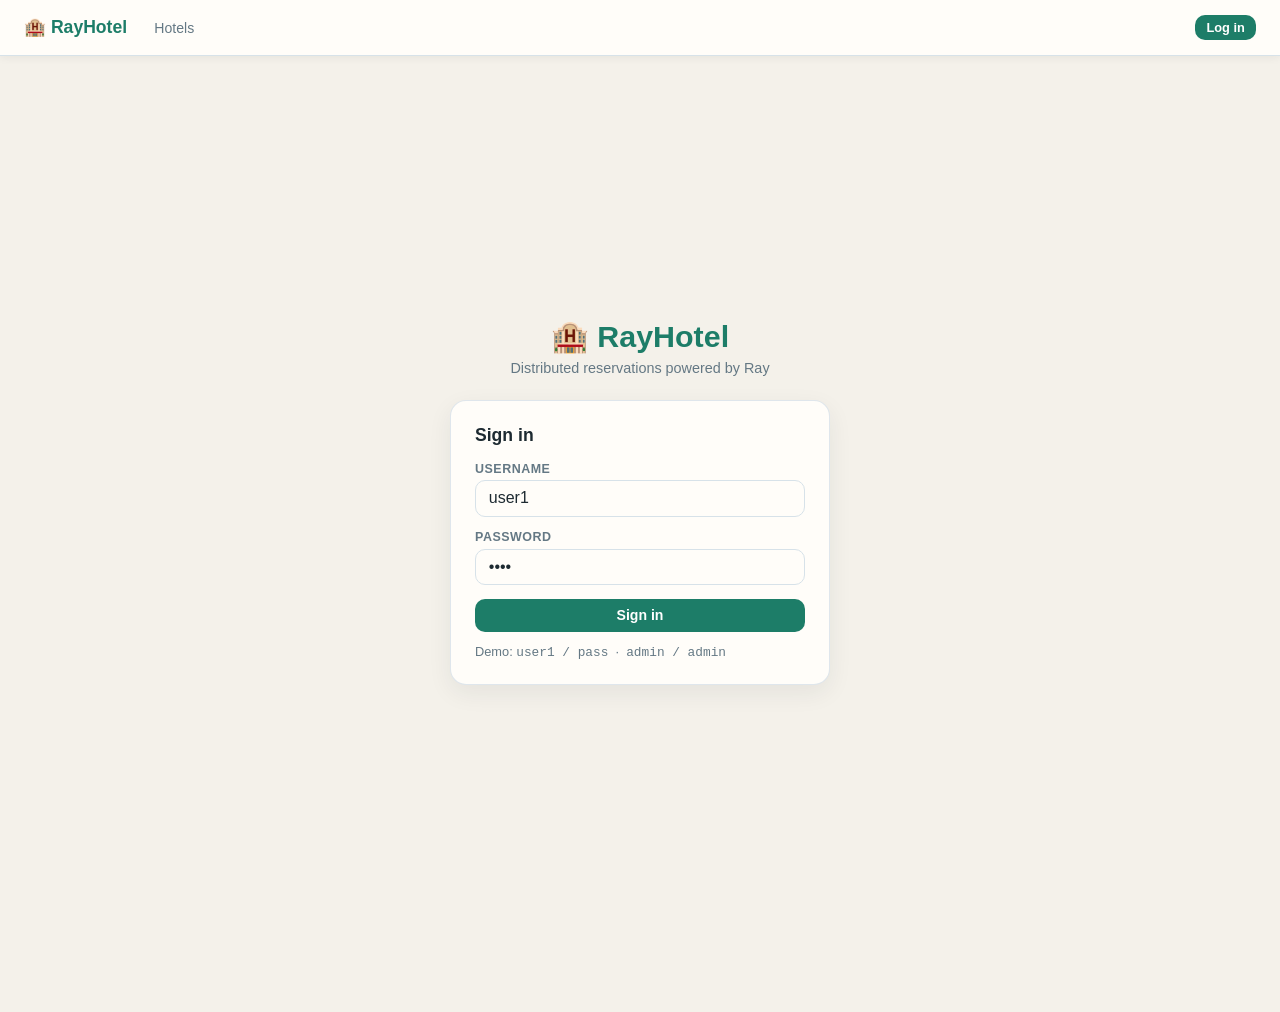
<file: frontend/index.html>
﻿<!DOCTYPE html>
<html lang="pl">
<head>
  <meta charset="UTF-8" />
  <meta name="viewport" content="width=device-width, initial-scale=1.0" />
  <title>Ray Hotel Reservations</title>
  <link rel="stylesheet" href="styles.css" />
</head>
<body>

<!-- ========== HEADER ========== -->
<header id="header">
  <div class="logo">🏨 RayHotel</div>
  <nav id="nav">
    <a href="#hotels"  data-view="hotels">Hotels</a>
    <a href="#history" data-view="history" data-auth="required">My Bookings</a>
    <a href="#admin"   data-view="admin"   data-auth="required">Admin</a>
  </nav>
  <span id="user-badge"></span>
  <button id="btn-logout" class="btn-ghost btn-sm" style="display:none" onclick="logout()">Log out</button>
  <button id="btn-login-nav" class="btn-primary btn-sm" onclick="navigate('login')">Log in</button>
</header>

<!-- ========== CONTENT ========== -->
<main id="content">

  <!-- ===== LOGIN ===== -->
  <div id="view-login" class="view active">
    <div class="login-box">
      <div class="login-logo">
        <h1>🏨 RayHotel</h1>
        <p>Distributed reservations powered by Ray</p>
      </div>
      <div class="card">
        <h2>Sign in</h2>
        <div id="login-alert" class="alert"></div>
        <div class="field">
          <label>Username</label>
          <input id="login-username" type="text" value="user1" autocomplete="username" />
        </div>
        <div class="field">
          <label>Password</label>
          <input id="login-password" type="password" value="pass" autocomplete="current-password" />
        </div>
        <div class="btn-row" style="margin-top:0">
          <button id="btn-login" class="btn-primary" style="flex:1" onclick="doLogin()">
            <span class="spinner"></span> Sign in
          </button>
        </div>
        <p style="font-size:0.8rem;color:var(--muted);margin-top:0.8rem">
          Demo: <code>user1 / pass</code> &nbsp;·&nbsp; <code>admin / admin</code>
        </p>
      </div>
    </div>
  </div>

  <!-- ===== HOTELS ===== -->
  <div id="view-hotels" class="view">
    <div class="card">
      <h2>Search hotels</h2>
      <div class="grid-3">
        <div class="field">
          <label>City</label>
          <input id="search-city" type="text" placeholder="e.g. Warszawa" />
        </div>
        <div class="field">
          <label>Room type</label>
          <input id="search-room-type" type="text" placeholder="e.g. single" />
        </div>
        <div class="field">
          <label>Max price / night ($)</label>
          <input id="search-max-price" type="number" min="1" placeholder="e.g. 500" />
        </div>
      </div>
      <div class="btn-row" style="margin-top:0">
        <button class="btn-primary" onclick="searchHotels(false)">
          <span class="spinner"></span> Search
        </button>
        <button class="btn-ghost" onclick="searchHotels(true)">Show all</button>
      </div>
    </div>

    <div id="hotels-alert" class="alert"></div>
    <div id="hotels-grid" class="hotels-grid"></div>
  </div>

  <!-- ===== CHECKOUT ===== -->
  <div id="view-checkout" class="view">
    <div style="margin-bottom:1rem">
      <button class="btn-ghost btn-sm" onclick="navigate('hotels')">&#8592; Back to hotels</button>
    </div>
    <div class="checkout-layout">
      <!-- Left -->
      <div>
        <div class="card" id="checkout-hotel-info"></div>

        <div class="card">
          <h2>Select room</h2>
          <div id="rooms-list" class="rooms-list"></div>
        </div>

        <div class="card">
          <h2>Booking details</h2>
          <div id="checkout-alert" class="alert"></div>
          <div class="field">
            <label>Number of nights</label>
            <input id="co-nights" type="number" min="1" value="1" onchange="updatePriceSummary()" />
          </div>
          <div class="field">
            <label>Payment method</label>
            <select id="co-payment">
              <option value="card">Credit card</option>
              <option value="cash">Cash</option>
            </select>
          </div>
          <div class="btn-row" style="margin-top:0">
            <button id="btn-book" class="btn-primary" style="flex:1" onclick="doBook()">
              <span class="spinner"></span> Confirm booking
            </button>
          </div>
        </div>
      </div>

      <!-- Right: price summary -->
      <div>
        <div class="card" style="position:sticky;top:72px">
          <h2>Price summary</h2>
          <div class="price-summary">
            <div class="price-row"><span>Hotel</span><span id="ps-hotel">&#8212;</span></div>
            <div class="price-row"><span>Room type</span><span id="ps-room">&#8212;</span></div>
            <div class="price-row"><span>Nights</span><span id="ps-nights">&#8212;</span></div>
            <div class="price-row"><span>Price / night</span><span id="ps-pnight">&#8212;</span></div>
            <div class="price-total"><span>Total</span><span id="ps-total">&#8212;</span></div>
          </div>
        </div>
      </div>
    </div>
  </div>

  <!-- ===== HISTORY ===== -->
  <div id="view-history" class="view">
    <div class="card">
      <h2>My bookings</h2>
      <div class="btn-row" style="margin-top:0;margin-bottom:0.5rem">
        <button class="btn-ghost" id="btn-refresh-history" onclick="loadHistory()">
          <span class="spinner"></span> Refresh
        </button>
      </div>
      <div id="history-alert" class="alert"></div>
      <div id="history-list" class="reservations-list"></div>
    </div>
  </div>

  <!-- ===== ADMIN ===== -->
  <div id="view-admin" class="view">
    <div class="grid-2" style="gap:1rem;align-items:start">

      <!-- Add hotel -->
      <div>
        <div class="card">
          <h2>Add / update hotel</h2>
          <div id="add-hotel-alert" class="alert"></div>
          <div class="field">
            <label>Hotel ID (unique key)</label>
            <input id="ah-id" type="text" placeholder="h-waw-new" />
          </div>
          <div class="field">
            <label>Hotel name</label>
            <input id="ah-name" type="text" placeholder="Grand Hotel" />
          </div>
          <div class="field">
            <label>City</label>
            <input id="ah-city" type="text" placeholder="Warszawa" />
          </div>
          <div class="field">
            <label>Room types</label>
            <div style="display:grid;grid-template-columns:1fr 80px 90px 32px;gap:0.4rem;margin-bottom:0.3rem">
              <span style="font-size:0.75rem;color:var(--muted);font-weight:700;text-transform:uppercase">Type name</span>
              <span style="font-size:0.75rem;color:var(--muted);font-weight:700;text-transform:uppercase">Rooms</span>
              <span style="font-size:0.75rem;color:var(--muted);font-weight:700;text-transform:uppercase">$/night</span>
              <span></span>
            </div>
            <div id="ah-rooms-list"></div>
            <button type="button" class="btn-ghost btn-sm" style="margin-top:0.5rem" onclick="addRoomRow()">+ Add room type</button>
          </div>
          <div class="btn-row" style="margin-top:0.5rem">
            <button id="btn-add-hotel" class="btn-primary" onclick="doAddHotel()">
              <span class="spinner"></span> Save hotel
            </button>
          </div>
        </div>
      </div>

      <!-- Audit logs -->
      <div>
        <div class="card">
          <h2>Audit log</h2>
          <div class="grid-2" style="margin-bottom:0.7rem">
            <div class="field">
              <label>Event type</label>
              <input id="audit-type" type="text" placeholder="BOOKING_CREATED" />
            </div>
            <div class="field">
              <label>Actor / user ID</label>
              <input id="audit-actor" type="text" placeholder="user1" />
            </div>
          </div>
          <div class="btn-row" style="margin-top:0;margin-bottom:0.5rem">
            <button id="btn-load-audit" class="btn-ghost" onclick="loadAuditLogs()">
              <span class="spinner"></span> Load logs
            </button>
          </div>
          <div id="audit-alert" class="alert"></div>
          <div class="table-wrap">
            <table>
              <thead>
                <tr><th>Time</th><th>Event</th><th>Actor</th><th>Entity</th></tr>
              </thead>
              <tbody id="audit-body"></tbody>
            </table>
          </div>
        </div>
      </div>

    </div>

    <!-- Hotels in system (search all) -->
    <div class="card" style="margin-top:1rem">
      <h2>Hotels in system</h2>
      <div class="btn-row" style="margin-top:0;margin-bottom:0.5rem">
        <button id="btn-load-admin-hotels" class="btn-ghost" onclick="loadAdminHotels()">
          <span class="spinner"></span> Refresh
        </button>
      </div>
      <div id="admin-hotels-alert" class="alert"></div>
      <div class="table-wrap">
        <table>
          <thead>
            <tr><th>ID</th><th>Name</th><th>City</th><th>Min price</th><th>Rooms</th></tr>
          </thead>
          <tbody id="admin-hotels-body"></tbody>
        </table>
      </div>
    </div>
  </div>

</main>

<script>
/* ============================================================
   STATE
   ============================================================ */
var state = {
  token:    localStorage.getItem('ray_hotel_token') || null,
  username: localStorage.getItem('ray_hotel_user')  || null,
  role:     localStorage.getItem('ray_hotel_role')   || null,
  currentHotel: null,
  selectedRoomType: null,
  selectedRoomPrice: null,
  _hotelsCache: [],
  _roomKeys: [],
};

function _parseJwtRole(token) {
  try {
    var payload = token.split('.')[1];
    // base64url → base64
    payload = payload.replace(/-/g, '+').replace(/_/g, '/');
    var pad = payload.length % 4;
    if (pad) payload += '===='.slice(pad);
    return JSON.parse(atob(payload)).role || null;
  } catch(e) { return null; }
}

/* ============================================================
   API HELPERS
   ============================================================ */
function authHeaders() {
  return state.token ? { 'Authorization': 'Bearer ' + state.token } : {};
}

async function api(method, path, body) {
  var opts = { method: method, headers: Object.assign({}, authHeaders()) };
  if (body !== undefined) {
    opts.headers['Content-Type'] = 'application/json';
    opts.body = JSON.stringify(body);
  }
  var res = await fetch(path, opts);
  if (!res.ok) {
    var msg = res.statusText;
    try { var j = await res.json(); msg = (j.detail || JSON.stringify(j)); } catch(e) {}
    throw new Error(msg);
  }
  return res.json();
}

/* ============================================================
   ROUTING
   ============================================================ */
var VIEWS = ['login', 'hotels', 'checkout', 'history', 'admin'];

function navigate(viewId) {
  // Redirect if trying to access login while logged in
  if (viewId === 'login' && state.token) { viewId = 'hotels'; }
  // Redirect if trying to access admin without admin role
  if (viewId === 'admin' && state.role !== 'admin') { viewId = 'hotels'; }
  VIEWS.forEach(function(v) {
    var el = document.getElementById('view-' + v);
    if (el) el.classList.toggle('active', v === viewId);
  });
  document.querySelectorAll('#nav a').forEach(function(a) {
    a.classList.toggle('active', a.dataset.view === viewId);
  });
  if (history.pushState) history.pushState(null, '', '#' + viewId);

  if (viewId === 'hotels' && document.getElementById('hotels-grid').children.length === 0) {
    searchHotels(true);
  }
  if (viewId === 'history') loadHistory();
  if (viewId === 'admin') {
    loadAdminHotels();
    loadAuditLogs();
    // Pre-fill one room row if the form is empty
    if (document.getElementById('ah-rooms-list').children.length === 0) {
      addRoomRow('single', 10, 200);
      addRoomRow('double', 5, 350);
    }
  }
}

window.addEventListener('popstate', function() {
  var hash = location.hash.replace('#', '') || 'hotels';
  navigate(VIEWS.indexOf(hash) >= 0 ? hash : 'hotels');
});

/* ============================================================
   AUTH
   ============================================================ */
function updateAuthUI() {
  var loggedIn = !!state.token;
  var isAdmin  = state.role === 'admin';
  document.getElementById('btn-logout').style.display    = loggedIn ? '' : 'none';
  document.getElementById('btn-login-nav').style.display = loggedIn ? 'none' : '';
  var badge = document.getElementById('user-badge');
  badge.innerHTML = loggedIn ? ('Signed in as <strong>' + esc(state.username) + '</strong>' + (isAdmin ? ' <span style="font-size:0.75rem;background:#fde8d4;color:#b55618;border-radius:4px;padding:0.1rem 0.4rem;font-weight:700">admin</span>' : '')) : '';
  document.querySelectorAll('[data-auth="required"]').forEach(function(el) {
    el.style.display = loggedIn ? '' : 'none';
  });
  // Admin tab: only visible when logged in as admin
  var adminLink = document.querySelector('#nav a[data-view="admin"]');
  if (adminLink) adminLink.style.display = (loggedIn && isAdmin) ? '' : 'none';
}

async function doLogin() {
  var username = document.getElementById('login-username').value.trim();
  var password = document.getElementById('login-password').value;
  var btn = document.getElementById('btn-login');
  setAlert('login-alert', '', '');
  btn.classList.add('loading');
  try {
    // POST /auth/login with JSON body
    var data = await api('POST', '/auth/login', { username: username, password: password });
    state.token    = data.access_token;
    state.username = username;
    state.role     = _parseJwtRole(data.access_token);
    localStorage.setItem('ray_hotel_token', state.token);
    localStorage.setItem('ray_hotel_user',  username);
    localStorage.setItem('ray_hotel_role',  state.role || '');
    updateAuthUI();
    navigate('hotels');
  } catch(err) {
    setAlert('login-alert', 'err', err.message);
  } finally {
    btn.classList.remove('loading');
  }
}

function logout() {
  state.token    = null;
  state.username = null;
  state.role     = null;
  localStorage.removeItem('ray_hotel_token');
  localStorage.removeItem('ray_hotel_user');
  localStorage.removeItem('ray_hotel_role');
  updateAuthUI();
  navigate('login');
  updateAuthUI();
  navigate('login');
}

/* ============================================================
   HOTEL SEARCH  —  POST /hotels/search
   ============================================================ */
async function searchHotels(showAll) {
  setAlert('hotels-alert', '', '');
  var grid = document.getElementById('hotels-grid');
  grid.innerHTML = '<div class="empty-state"><div class="empty-icon"><span class="spinner dark" style="width:32px;height:32px;display:inline-block"></span></div><p>Loading hotels\u2026</p></div>';

  var body = {};
  if (!showAll) {
    var city     = document.getElementById('search-city').value.trim();
    var roomType = document.getElementById('search-room-type').value.trim();
    var maxPrice = parseFloat(document.getElementById('search-max-price').value);
    if (city)                  body.city      = city;
    if (roomType)              body.room_type  = roomType;
    if (!isNaN(maxPrice) && maxPrice > 0) body.max_price = maxPrice;
  }

  try {
    var hotels = await api('POST', '/hotels/search', body);
    renderHotels(hotels);
  } catch(err) {
    setAlert('hotels-alert', 'err', err.message);
    grid.innerHTML = '';
  }
}

function renderHotels(hotels) {
  state._hotelsCache = hotels;   // store for index-based lookup
  var grid = document.getElementById('hotels-grid');
  if (!hotels || hotels.length === 0) {
    grid.innerHTML = '<div class="empty-state"><div class="empty-icon">🏨</div><p>No hotels found.</p></div>';
    return;
  }
  grid.innerHTML = hotels.map(function(h, idx) {
    // rooms is an object: {single: {available, price}, double: {available, price}}
    var roomEntries = Object.entries(h.rooms || {});
    var tags = roomEntries.map(function(e) {
      return '<span class="room-tag">' + esc(e[0]) + ' <span style="font-weight:400;opacity:0.75">(' + e[1].available + ')</span></span>';
    }).join('');
    var minPrice = h.min_price || (roomEntries.length ? Math.min.apply(null, roomEntries.map(function(e){ return e[1].price; })) : '?');
    return '<div class="hotel-card" onclick="openCheckout(' + idx + ')">'
      + '<div class="hotel-name">' + esc(h.name) + '</div>'
      + '<div class="hotel-city">\uD83D\uDCCD ' + esc(h.city) + '</div>'
      + '<div class="rooms-summary">' + tags + '</div>'
      + '<div class="hotel-price">from $' + minPrice + ' <span>/ night</span></div>'
      + '</div>';
  }).join('');
}

/* ============================================================
   CHECKOUT
   ============================================================ */
function openCheckout(idx) {
  if (!state.token) { navigate('login'); return; }
  var hotel = state._hotelsCache[idx];
  state.currentHotel      = hotel;
  state.selectedRoomType  = null;
  state.selectedRoomPrice = null;

  document.getElementById('checkout-hotel-info').innerHTML =
    '<h2>' + esc(hotel.name) + '</h2>'
    + '<p style="color:var(--muted);margin-top:0.2rem">\uD83D\uDCCD ' + esc(hotel.city) + '</p>';

  // Render room list (rooms is object)
  var roomEntries = Object.entries(hotel.rooms || {});
  state._roomKeys = roomEntries.map(function(e){ return e[0]; }); // store keys for index lookup
  var list = document.getElementById('rooms-list');
  list.innerHTML = roomEntries.map(function(e, i) {
    var rType  = e[0];
    var rData  = e[1];
    var avail  = rData.available > 0 ? rData.available + ' available' : 'Sold out';
    var sold   = rData.available <= 0;
    return '<div class="room-row' + (sold ? ' disabled' : '') + '" id="room-row-' + i + '"'
      + (sold ? '' : ' onclick="selectRoom(' + i + ')"')
      + ' style="' + (sold ? 'opacity:0.45;cursor:not-allowed' : '') + '">'
      + '<div><span class="room-tag">' + esc(rType) + '</span>'
      + '<span style="font-size:0.82rem;color:var(--muted);margin-left:0.5rem">' + esc(avail) + '</span></div>'
      + '<span class="room-price">$' + rData.price + '<span style="font-size:0.78rem;font-weight:400;color:var(--muted)">/night</span></span>'
      + '</div>';
  }).join('');

  // Auto-select first available room
  var firstAvail = roomEntries.findIndex(function(e){ return e[1].available > 0; });
  if (firstAvail >= 0) selectRoom(firstAvail);

  document.getElementById('co-nights').value = '1';
  setAlert('checkout-alert', '', '');
  updatePriceSummary();
  navigate('checkout');
}

function selectRoom(idx) {
  var rType = state._roomKeys[idx];
  var rData = state.currentHotel.rooms[rType];
  state.selectedRoomType  = rType;
  state.selectedRoomPrice = rData.price;
  document.querySelectorAll('.room-row').forEach(function(el, i) {
    el.classList.toggle('selected', i === idx);
  });
  updatePriceSummary();
}

function updatePriceSummary() {
  var h      = state.currentHotel;
  var nights = parseInt(document.getElementById('co-nights').value, 10) || 0;
  var price  = state.selectedRoomPrice;
  var total  = (price && nights) ? (price * nights) : null;

  document.getElementById('ps-hotel').textContent  = h ? h.name : '\u2014';
  document.getElementById('ps-room').textContent   = state.selectedRoomType || '\u2014';
  document.getElementById('ps-nights').textContent = nights || '\u2014';
  document.getElementById('ps-pnight').textContent = price ? ('$' + price) : '\u2014';
  document.getElementById('ps-total').textContent  = total !== null ? ('$' + total) : '\u2014';
}

async function doBook() {
  if (!state.selectedRoomType) {
    setAlert('checkout-alert', 'err', 'Please select a room.');
    return;
  }
  var nights = parseInt(document.getElementById('co-nights').value, 10);
  if (!nights || nights < 1) {
    setAlert('checkout-alert', 'err', 'Enter a valid number of nights (minimum 1).');
    return;
  }
  var payment = document.getElementById('co-payment').value;
  var btn = document.getElementById('btn-book');
  btn.classList.add('loading');
  setAlert('checkout-alert', '', '');
  try {
    var result = await api('POST', '/reservations', {
      hotel_id:       state.currentHotel.hotel_id,
      room_type:      state.selectedRoomType,
      nights:         nights,
      user_id:        state.username,
      payment_method: payment,
    });
    if (result.ok) {
      setAlert('checkout-alert', 'ok', '\uD83C\uDF89 Booking confirmed! Reservation ID: ' + (result.reservation_id || '') + ' Total: $' + result.total_price);
      setTimeout(function(){ navigate('history'); }, 2000);
    } else {
      setAlert('checkout-alert', 'err', result.message || 'Booking failed.');
    }
  } catch(err) {
    setAlert('checkout-alert', 'err', err.message);
  } finally {
    btn.classList.remove('loading');
  }
}

/* ============================================================
   HISTORY  —  GET /users/{user_id}/reservations
   ============================================================ */
async function loadHistory() {
  if (!state.token || !state.username) return;
  setAlert('history-alert', '', '');
  var btn = document.getElementById('btn-refresh-history');
  btn.classList.add('loading');
  try {
    var data = await api('GET', '/users/' + encodeURIComponent(state.username) + '/reservations');
    renderHistory(data.reservations || []);
  } catch(err) {
    setAlert('history-alert', 'err', err.message);
  } finally {
    btn.classList.remove('loading');
  }
}

function renderHistory(reservations) {
  var list = document.getElementById('history-list');
  if (!reservations || reservations.length === 0) {
    list.innerHTML = '<div class="empty-state"><div class="empty-icon">\uD83D\uDCCB</div><p>No bookings yet.</p></div>';
    return;
  }
  list.innerHTML = reservations.map(function(r) {
    var status    = r.status || 'confirmed';
    var canCancel = status === 'confirmed';
    var resId     = r.reservation_id || r.id || '';
    return '<div class="reservation-card">'
      + '<div class="res-info">'
      + '<div class="res-id">' + esc(resId) + '</div>'
      + '<div class="res-hotel">' + esc(r.hotel_id || 'Hotel') + ' \u2014 ' + esc(r.room_type || '') + '</div>'
      + '<div class="res-meta">' + r.nights + ' night(s)</div>'
      + '</div>'
      + '<div class="res-right">'
      + '<div class="res-price">$' + (r.total_price !== undefined ? r.total_price : '\u2014') + '</div>'
      + '<div><span class="badge ' + esc(status) + '">' + esc(status) + '</span></div>'
      + (canCancel
          ? '<div style="margin-top:0.4rem"><button class="btn-danger btn-sm" data-resid="' + esc(resId) + '" onclick="doCancel(this)"><span class="spinner"></span> Cancel</button></div>'
          : '')
      + '</div>'
      + '</div>';
  }).join('');
}

async function doCancel(el) {
  var btn = el.closest ? el.closest('button') : el;
  var reservationId = btn.dataset.resid;
  if (!confirm('Cancel reservation ' + reservationId + '?')) return;
  btn.classList.add('loading');
  try {
    await api('POST', '/reservations/cancel', {
      reservation_id: reservationId,
      user_id:        state.username,
    });
    await loadHistory();
  } catch(err) {
    setAlert('history-alert', 'err', err.message);
    btn.classList.remove('loading');
  }
}

/* ============================================================
   ADMIN
   ============================================================ */
var _roomRowCount = 0;

function addRoomRow(type, available, price) {
  var i = _roomRowCount++;
  var row = document.createElement('div');
  row.id = 'room-row-form-' + i;
  row.style.cssText = 'display:grid;grid-template-columns:1fr 80px 90px 32px;gap:0.4rem;align-items:center;margin-bottom:0.4rem';
  row.innerHTML =
    '<input type="text" placeholder="Type (e.g. single)" value="' + esc(type||'') + '" data-field="type" style="width:100%" />'
    + '<input type="number" placeholder="Rooms" min="0" value="' + (available !== undefined ? available : '') + '" data-field="available" style="width:100%" />'
    + '<input type="number" placeholder="$/night" min="1" step="0.01" value="' + (price !== undefined ? price : '') + '" data-field="price" style="width:100%" />'
    + '<button type="button" class="btn-danger btn-sm" style="padding:0.3rem 0.5rem" onclick="removeRoomRow(' + i + ')">&#10005;</button>';
  document.getElementById('ah-rooms-list').appendChild(row);
}

function removeRoomRow(i) {
  var el = document.getElementById('room-row-form-' + i);
  if (el) el.remove();
}

function getRoomsFromForm() {
  var rows = document.querySelectorAll('#ah-rooms-list > div');
  var rooms = {};
  var err = null;
  rows.forEach(function(row) {
    var type      = row.querySelector('[data-field="type"]').value.trim();
    var available = parseInt(row.querySelector('[data-field="available"]').value, 10);
    var price     = parseFloat(row.querySelector('[data-field="price"]').value);
    if (!type) { err = 'Each room type needs a name.'; return; }
    if (isNaN(available) || available < 0) { err = 'Available rooms must be a number ≥ 0.'; return; }
    if (isNaN(price) || price <= 0)        { err = 'Price per night must be > 0.'; return; }
    rooms[type] = { available: available, price: price };
  });
  return err ? { error: err } : rooms;
}

async function doAddHotel() {
  var hotelId = document.getElementById('ah-id').value.trim();
  var name    = document.getElementById('ah-name').value.trim();
  var city    = document.getElementById('ah-city').value.trim();
  setAlert('add-hotel-alert', '', '');
  if (!hotelId || !name || !city) {
    setAlert('add-hotel-alert', 'err', 'Hotel ID, name and city are required.');
    return;
  }
  var rooms = getRoomsFromForm();
  if (rooms.error) {
    setAlert('add-hotel-alert', 'err', rooms.error);
    return;
  }
  if (Object.keys(rooms).length === 0) {
    setAlert('add-hotel-alert', 'err', 'Add at least one room type.');
    return;
  }
  var btn = document.getElementById('btn-add-hotel');
  btn.classList.add('loading');
  try {
    await api('POST', '/admin/hotels', { hotel_id: hotelId, name: name, city: city, rooms: rooms });
    setAlert('add-hotel-alert', 'ok', 'Hotel saved successfully.');
    document.getElementById('ah-id').value   = '';
    document.getElementById('ah-name').value = '';
    document.getElementById('ah-city').value = '';
    document.getElementById('ah-rooms-list').innerHTML = '';
    _roomRowCount = 0;
    loadAdminHotels();
  } catch(err) {
    setAlert('add-hotel-alert', 'err', err.message);
  } finally {
    btn.classList.remove('loading');
  }
}

// Load all hotels via POST /hotels/search with empty body
async function loadAdminHotels() {
  setAlert('admin-hotels-alert', '', '');
  var btn = document.getElementById('btn-load-admin-hotels');
  btn.classList.add('loading');
  try {
    var hotels = await api('POST', '/hotels/search', {});
    var tbody = document.getElementById('admin-hotels-body');
    if (!hotels || hotels.length === 0) {
      tbody.innerHTML = '<tr><td colspan="5" style="color:var(--muted)">No hotels.</td></tr>';
      return;
    }
    tbody.innerHTML = hotels.map(function(h) {
      var roomSummary = Object.entries(h.rooms || {}).map(function(e){
        return esc(e[0]) + '(' + e[1].available + ')';
      }).join(', ');
      return '<tr>'
        + '<td class="mono">' + esc(h.hotel_id) + '</td>'
        + '<td>' + esc(h.name) + '</td>'
        + '<td>' + esc(h.city) + '</td>'
        + '<td>' + (h.min_price !== null && h.min_price !== undefined ? '$' + h.min_price : '\u2014') + '</td>'
        + '<td>' + roomSummary + '</td>'
        + '</tr>';
    }).join('');
  } catch(err) {
    setAlert('admin-hotels-alert', 'err', err.message);
  } finally {
    btn.classList.remove('loading');
  }
}

async function loadAuditLogs() {
  setAlert('audit-alert', '', '');
  var btn = document.getElementById('btn-load-audit');
  btn.classList.add('loading');
  var eventType = document.getElementById('audit-type').value.trim();
  var actorId   = document.getElementById('audit-actor').value.trim();
  var params    = new URLSearchParams();
  if (eventType) params.set('event_type', eventType);
  if (actorId)   params.set('actor_id',   actorId);
  try {
    var data = await api('GET', '/admin/audit-logs?' + params.toString());
    var logs = data.entries || [];
    var tbody = document.getElementById('audit-body');
    if (!logs.length) {
      tbody.innerHTML = '<tr><td colspan="4" style="color:var(--muted)">No log entries.</td></tr>';
      return;
    }
    tbody.innerHTML = logs.map(function(l) {
      return '<tr>'
        + '<td class="mono">' + fmtDateTime(l.occurred_at) + '</td>'
        + '<td>' + esc(l.event_type) + '</td>'
        + '<td class="mono">' + esc(l.actor_id || '') + '</td>'
        + '<td class="mono">' + esc(l.entity_id || '') + '</td>'
        + '</tr>';
    }).join('');
  } catch(err) {
    setAlert('audit-alert', 'err', err.message);
  } finally {
    btn.classList.remove('loading');
  }
}

/* ============================================================
   UTILS
   ============================================================ */
function setAlert(id, type, msg) {
  var el = document.getElementById(id);
  if (!el) return;
  el.className = 'alert' + (type ? ' ' + type : '') + (msg ? ' visible' : '');
  el.textContent = msg;
}

function esc(str) {
  return String(str)
    .replace(/&/g, '&amp;')
    .replace(/</g, '&lt;')
    .replace(/>/g, '&gt;')
    .replace(/"/g, '&quot;');
}

function fmtDateTime(s) {
  if (!s) return '\u2014';
  try { return new Date(s).toLocaleString('pl-PL', { dateStyle: 'short', timeStyle: 'short' }); }
  catch(e) { return s; }
}

/* ============================================================
   INIT
   ============================================================ */
(function init() {
  updateAuthUI();
  var hash   = location.hash.replace('#', '');
  var target = (VIEWS.indexOf(hash) >= 0) ? hash : (state.token ? 'hotels' : 'login');
  navigate(target);
})();
</script>
</body>
</html>
</file>
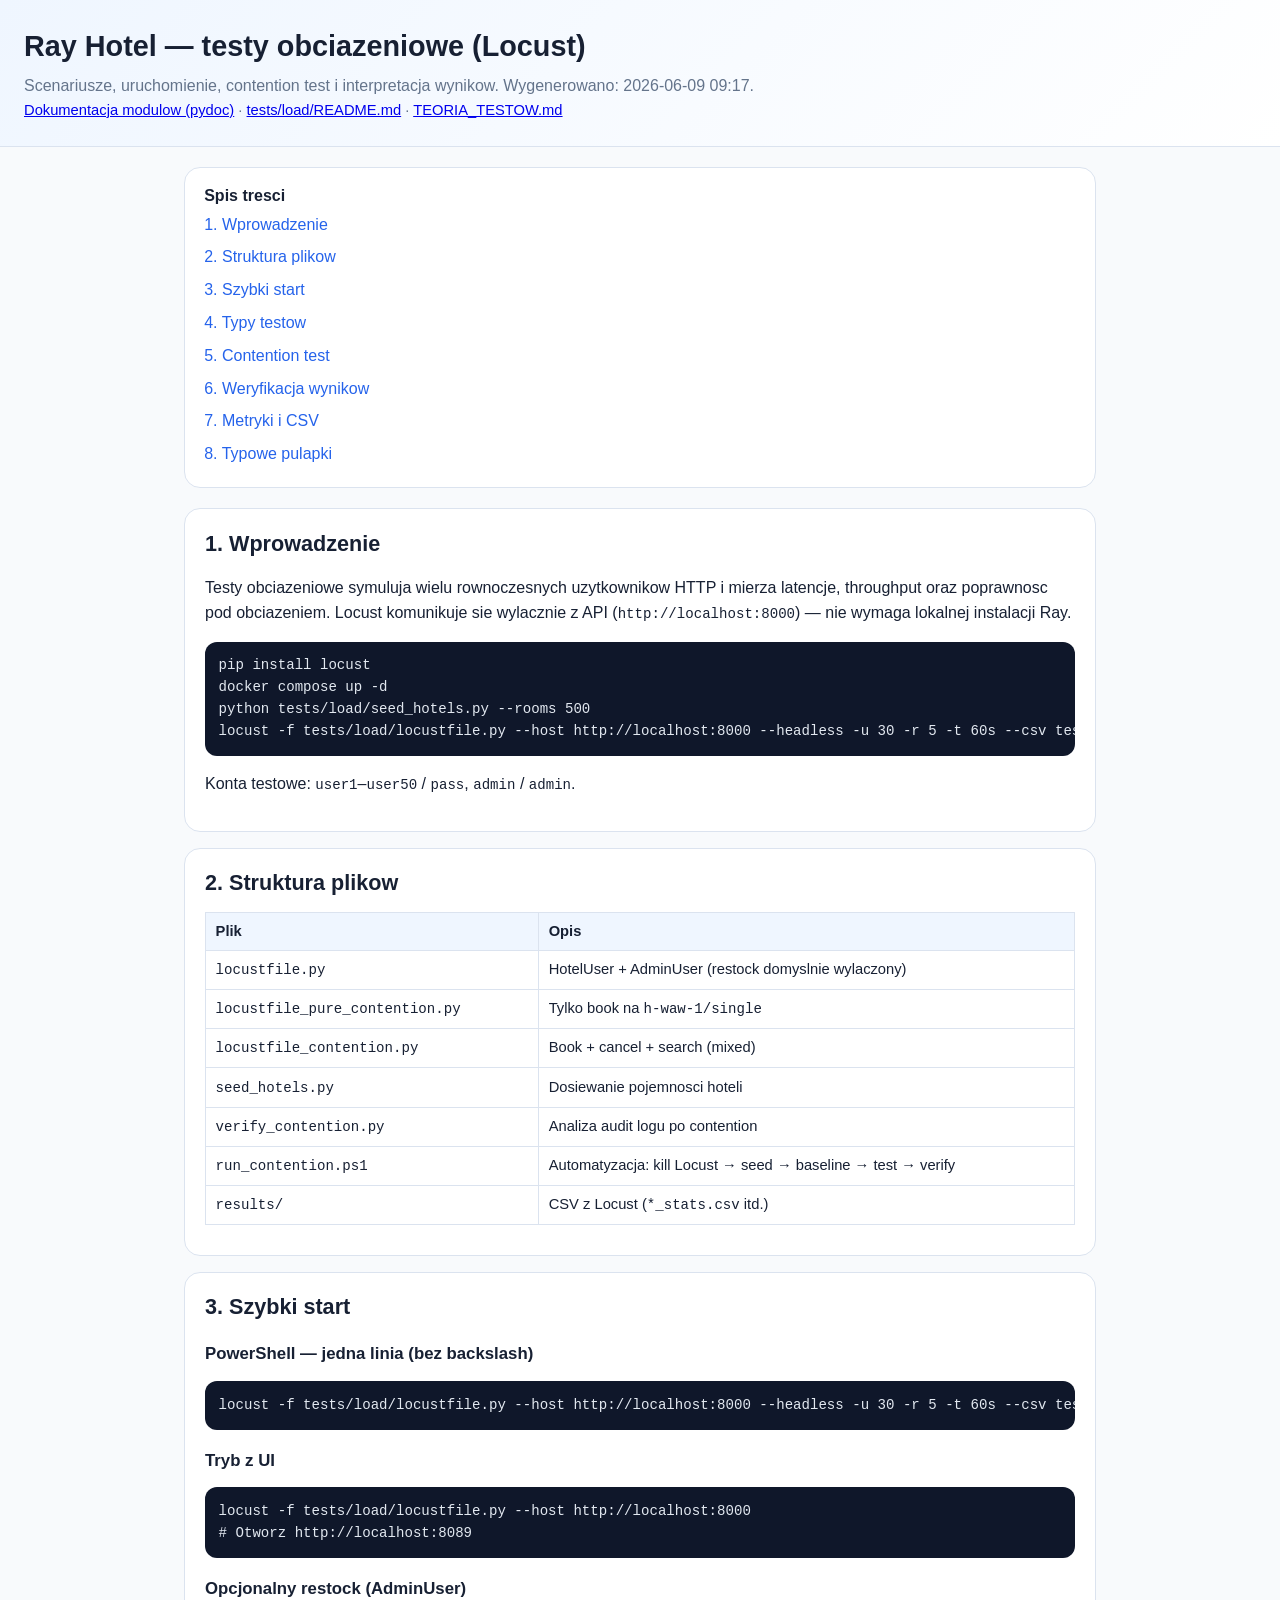
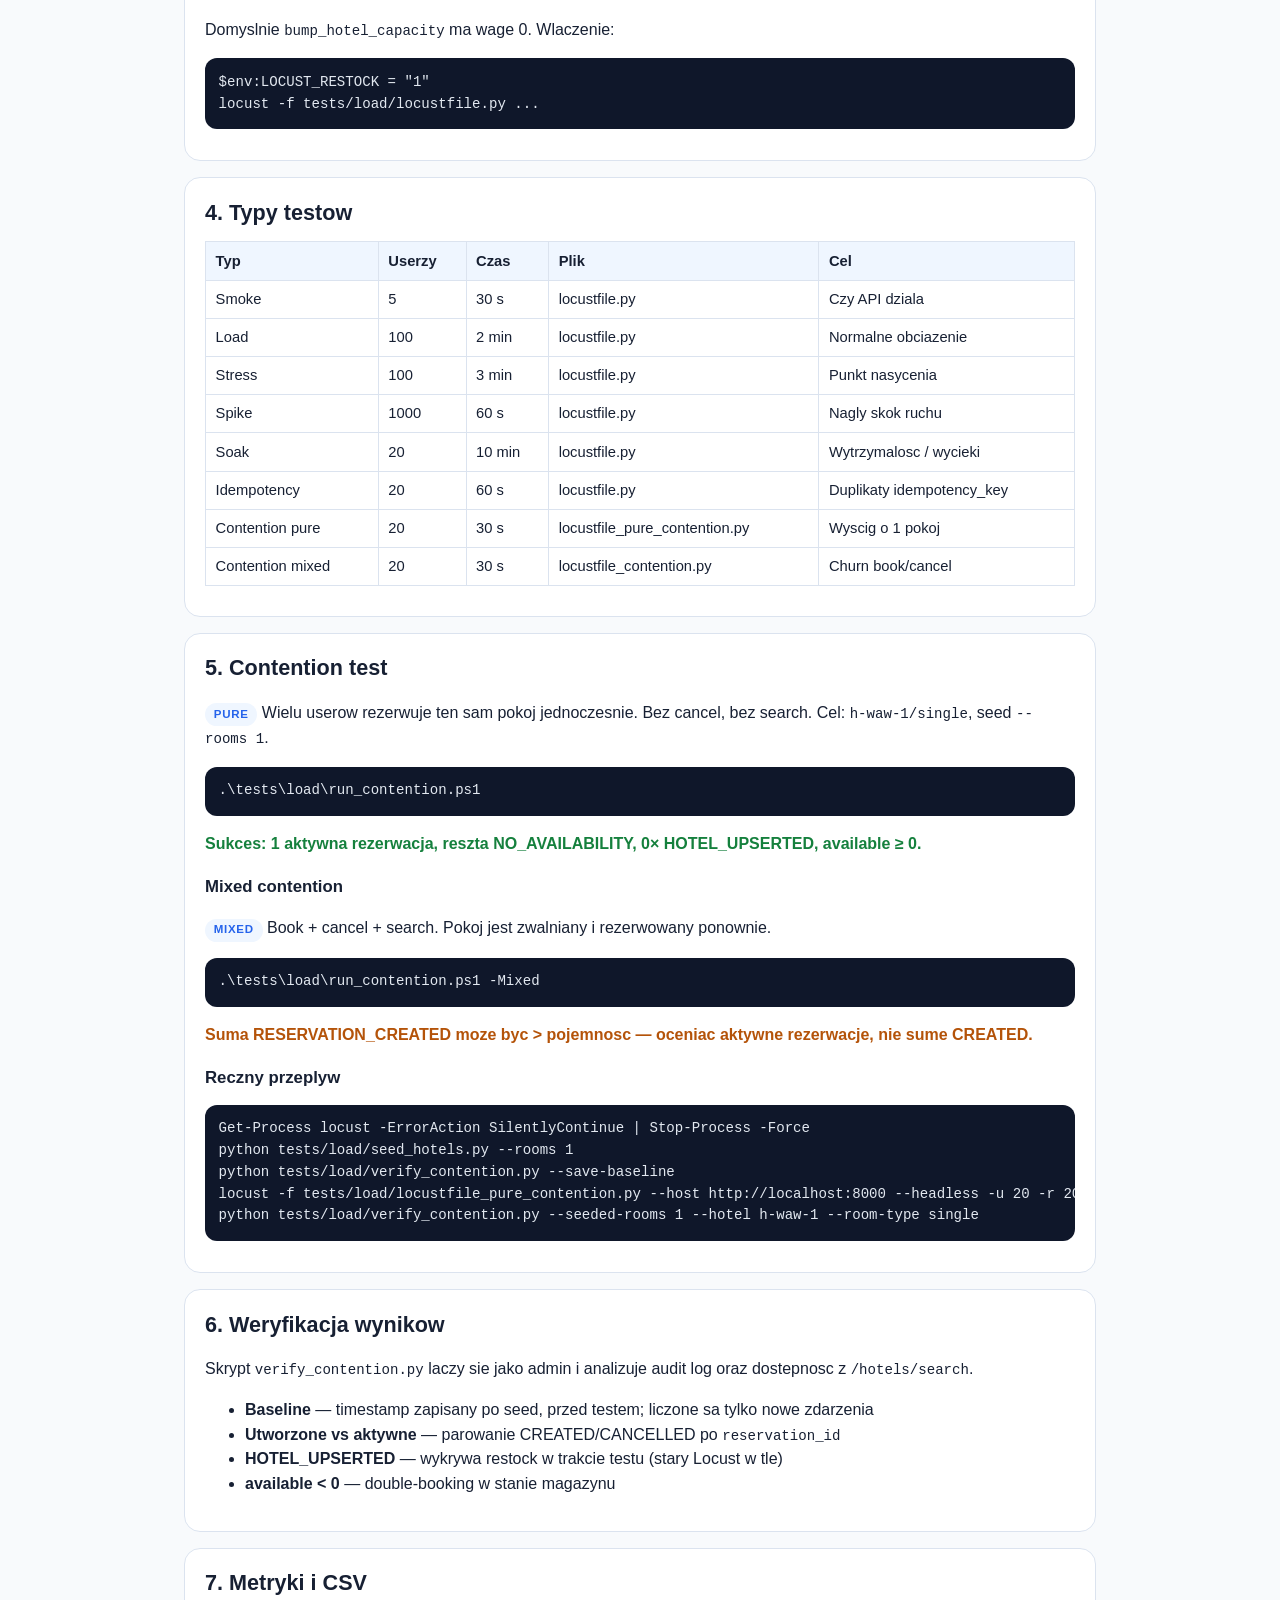
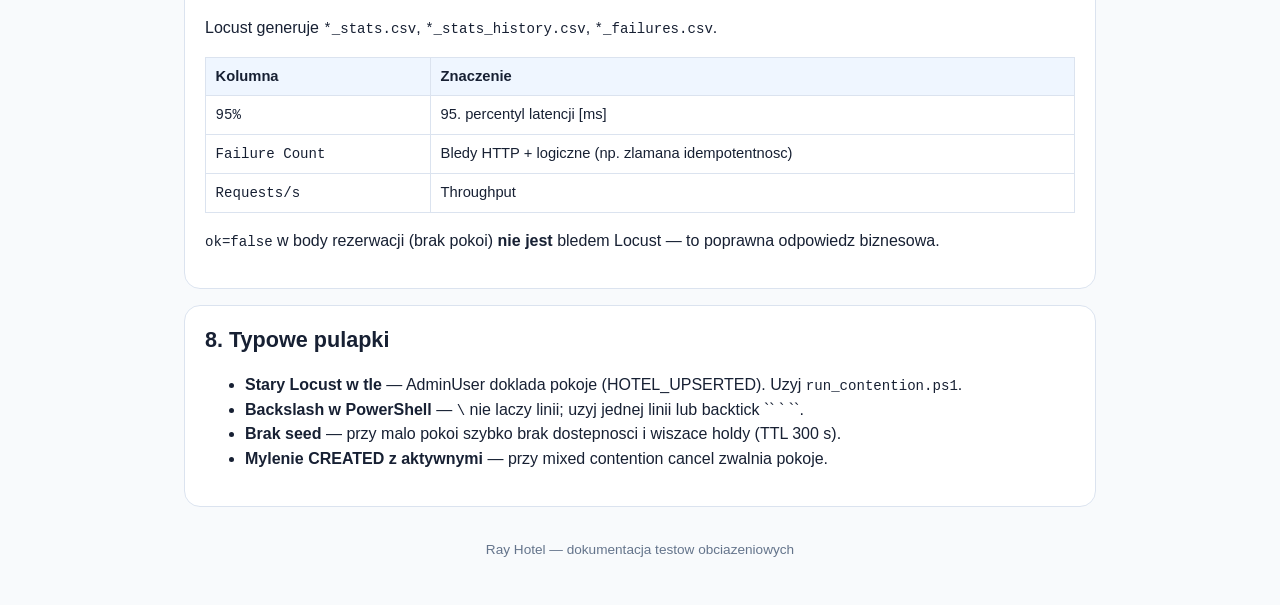
<file: docs/load_tests/index.html>
<!doctype html>
<html lang='pl'>
<head>
<meta charset='utf-8'>
<meta name='viewport' content='width=device-width, initial-scale=1'>
<title>Ray Hotel - testy obciazeniowe</title>
<style>
:root{--bg:#f8fafc;--panel:#fff;--ink:#172033;--muted:#64748b;--line:#dbe3ef;--brand:#2563eb;--soft:#eff6ff;--ok:#15803d;--warn:#b45309}
*{box-sizing:border-box}body{margin:0;background:var(--bg);color:var(--ink);font-family:Segoe UI,Arial,sans-serif;line-height:1.55}
header{background:linear-gradient(135deg,#eff6ff,#fff);border-bottom:1px solid var(--line);padding:1.5rem}
header h1{margin:0 0 .35rem;font-size:1.8rem}header p{margin:0;color:var(--muted)}
.layout{max-width:960px;margin:0 auto;padding:1.25rem 1.5rem 2.5rem}
nav.toc{background:var(--panel);border:1px solid var(--line);border-radius:16px;padding:1rem 1.2rem;margin-bottom:1.25rem}
nav.toc a{display:block;color:var(--brand);text-decoration:none;padding:.25rem 0}nav.toc a:hover{text-decoration:underline}
section{scroll-margin-top:24px;background:var(--panel);border:1px solid var(--line);border-radius:16px;padding:1.1rem 1.25rem;margin:1rem 0}
h2{margin:0 0 .75rem;font-size:1.35rem}h3{margin:1.1rem 0 .5rem;font-size:1.05rem;color:var(--ink)}
p,li{color:var(--ink)}.muted{color:var(--muted);font-size:.92rem}
table{width:100%;border-collapse:collapse;margin:.75rem 0;font-size:.92rem}
th,td{border:1px solid var(--line);padding:.45rem .6rem;text-align:left;vertical-align:top}
th{background:var(--soft);font-weight:700}
pre{overflow:auto;background:#0f172a;color:#e2e8f0;border-radius:12px;padding:.85rem;font-size:.85rem}
code{font-family:Cascadia Code,Consolas,monospace;font-size:.88rem}
.badge{display:inline-block;background:var(--soft);color:var(--brand);font-size:.72rem;font-weight:800;border-radius:999px;padding:.15rem .55rem;text-transform:uppercase;letter-spacing:.06em}
.ok{color:var(--ok);font-weight:650}.warn{color:var(--warn);font-weight:650}
footer{text-align:center;color:var(--muted);font-size:.85rem;padding:1rem}
</style>
</head>
<body>
<header>
<h1>Ray Hotel &mdash; testy obciazeniowe (Locust)</h1>
<p>Scenariusze, uruchomienie, contention test i interpretacja wynikow. Wygenerowano: 2026-06-09 09:17.</p>
<p class='muted'><a href='../pydoc/index.html'>Dokumentacja modulow (pydoc)</a> &middot;
<a href='../../tests/load/README.md'>tests/load/README.md</a> &middot;
<a href='../../tests/load/TEORIA_TESTOW.md'>TEORIA_TESTOW.md</a></p>
</header>
<div class='layout'>
<nav class='toc'>
<strong>Spis tresci</strong>
<a href='#wprowadzenie'>1. Wprowadzenie</a>
<a href='#pliki'>2. Struktura plikow</a>
<a href='#start'>3. Szybki start</a>
<a href='#typy'>4. Typy testow</a>
<a href='#contention'>5. Contention test</a>
<a href='#weryfikacja'>6. Weryfikacja wynikow</a>
<a href='#metryki'>7. Metryki i CSV</a>
<a href='#puapki'>8. Typowe pulapki</a>
</nav>

<section id='wprowadzenie'>
<h2>1. Wprowadzenie</h2>
<p>Testy obciazeniowe symuluja wielu rownoczesnych uzytkownikow HTTP i mierza latencje,
throughput oraz poprawnosc pod obciazeniem. Locust komunikuje sie wylacznie z API
(<code>http://localhost:8000</code>) &mdash; nie wymaga lokalnej instalacji Ray.</p>
<pre><code>pip install locust
docker compose up -d
python tests/load/seed_hotels.py --rooms 500
locust -f tests/load/locustfile.py --host http://localhost:8000 --headless -u 30 -r 5 -t 60s --csv tests/load/results/run1</code></pre>
<p>Konta testowe: <code>user1</code>&ndash;<code>user50</code> / <code>pass</code>, <code>admin</code> / <code>admin</code>.</p>
</section>

<section id='pliki'>
<h2>2. Struktura plikow</h2>
<table>
<tr><th>Plik</th><th>Opis</th></tr>
<tr><td><code>locustfile.py</code></td><td>HotelUser + AdminUser (restock domyslnie wylaczony)</td></tr>
<tr><td><code>locustfile_pure_contention.py</code></td><td>Tylko book na <code>h-waw-1/single</code></td></tr>
<tr><td><code>locustfile_contention.py</code></td><td>Book + cancel + search (mixed)</td></tr>
<tr><td><code>seed_hotels.py</code></td><td>Dosiewanie pojemnosci hoteli</td></tr>
<tr><td><code>verify_contention.py</code></td><td>Analiza audit logu po contention</td></tr>
<tr><td><code>run_contention.ps1</code></td><td>Automatyzacja: kill Locust &rarr; seed &rarr; baseline &rarr; test &rarr; verify</td></tr>
<tr><td><code>results/</code></td><td>CSV z Locust (<code>*_stats.csv</code> itd.)</td></tr>
</table>
</section>

<section id='start'>
<h2>3. Szybki start</h2>
<h3>PowerShell &mdash; jedna linia (bez backslash)</h3>
<pre><code>locust -f tests/load/locustfile.py --host http://localhost:8000 --headless -u 30 -r 5 -t 60s --csv tests/load/results/run1</code></pre>
<h3>Tryb z UI</h3>
<pre><code>locust -f tests/load/locustfile.py --host http://localhost:8000
# Otworz http://localhost:8089</code></pre>
<h3>Opcjonalny restock (AdminUser)</h3>
<p>Domyslnie <code>bump_hotel_capacity</code> ma wage 0. Wlaczenie:</p>
<pre><code>$env:LOCUST_RESTOCK = "1"
locust -f tests/load/locustfile.py ...</code></pre>
</section>

<section id='typy'>
<h2>4. Typy testow</h2>
<table>
<tr><th>Typ</th><th>Userzy</th><th>Czas</th><th>Plik</th><th>Cel</th></tr>
<tr><td>Smoke</td><td>5</td><td>30 s</td><td>locustfile.py</td><td>Czy API dziala</td></tr>
<tr><td>Load</td><td>100</td><td>2 min</td><td>locustfile.py</td><td>Normalne obciazenie</td></tr>
<tr><td>Stress</td><td>100</td><td>3 min</td><td>locustfile.py</td><td>Punkt nasycenia</td></tr>
<tr><td>Spike</td><td>1000</td><td>60 s</td><td>locustfile.py</td><td>Nagly skok ruchu</td></tr>
<tr><td>Soak</td><td>20</td><td>10 min</td><td>locustfile.py</td><td>Wytrzymalosc / wycieki</td></tr>
<tr><td>Idempotency</td><td>20</td><td>60 s</td><td>locustfile.py</td><td>Duplikaty idempotency_key</td></tr>
<tr><td>Contention pure</td><td>20</td><td>30 s</td><td>locustfile_pure_contention.py</td><td>Wyscig o 1 pokoj</td></tr>
<tr><td>Contention mixed</td><td>20</td><td>30 s</td><td>locustfile_contention.py</td><td>Churn book/cancel</td></tr>
</table>
</section>

<section id='contention'>
<h2>5. Contention test</h2>
<p><span class='badge'>Pure</span> Wielu userow rezerwuje ten sam pokoj jednoczesnie.
Bez cancel, bez search. Cel: <code>h-waw-1/single</code>, seed <code>--rooms 1</code>.</p>
<pre><code>.\tests\load\run_contention.ps1</code></pre>
<p class='ok'>Sukces: 1 aktywna rezerwacja, reszta NO_AVAILABILITY, 0&times; HOTEL_UPSERTED, available &ge; 0.</p>

<h3>Mixed contention</h3>
<p><span class='badge'>Mixed</span> Book + cancel + search. Pokoj jest zwalniany i rezerwowany ponownie.</p>
<pre><code>.\tests\load\run_contention.ps1 -Mixed</code></pre>
<p class='warn'>Suma RESERVATION_CREATED moze byc &gt; pojemnosc &mdash; oceniac aktywne rezerwacje, nie sume CREATED.</p>

<h3>Reczny przeplyw</h3>
<pre><code>Get-Process locust -ErrorAction SilentlyContinue | Stop-Process -Force
python tests/load/seed_hotels.py --rooms 1
python tests/load/verify_contention.py --save-baseline
locust -f tests/load/locustfile_pure_contention.py --host http://localhost:8000 --headless -u 20 -r 20 -t 30s
python tests/load/verify_contention.py --seeded-rooms 1 --hotel h-waw-1 --room-type single</code></pre>
</section>

<section id='weryfikacja'>
<h2>6. Weryfikacja wynikow</h2>
<p>Skrypt <code>verify_contention.py</code> laczy sie jako admin i analizuje audit log oraz dostepnosc z <code>/hotels/search</code>.</p>
<ul>
<li><strong>Baseline</strong> &mdash; timestamp zapisany po seed, przed testem; liczone sa tylko nowe zdarzenia</li>
<li><strong>Utworzone vs aktywne</strong> &mdash; parowanie CREATED/CANCELLED po <code>reservation_id</code></li>
<li><strong>HOTEL_UPSERTED</strong> &mdash; wykrywa restock w trakcie testu (stary Locust w tle)</li>
<li><strong>available &lt; 0</strong> &mdash; double-booking w stanie magazynu</li>
</ul>
</section>

<section id='metryki'>
<h2>7. Metryki i CSV</h2>
<p>Locust generuje <code>*_stats.csv</code>, <code>*_stats_history.csv</code>, <code>*_failures.csv</code>.</p>
<table>
<tr><th>Kolumna</th><th>Znaczenie</th></tr>
<tr><td><code>95%</code></td><td>95. percentyl latencji [ms]</td></tr>
<tr><td><code>Failure Count</code></td><td>Bledy HTTP + logiczne (np. zlamana idempotentnosc)</td></tr>
<tr><td><code>Requests/s</code></td><td>Throughput</td></tr>
</table>
<p><code>ok=false</code> w body rezerwacji (brak pokoi) <strong>nie jest</strong> bledem Locust &mdash; to poprawna odpowiedz biznesowa.</p>
</section>

<section id='puapki'>
<h2>8. Typowe pulapki</h2>
<ul>
<li><strong>Stary Locust w tle</strong> &mdash; AdminUser doklada pokoje (HOTEL_UPSERTED). Uzyj <code>run_contention.ps1</code>.</li>
<li><strong>Backslash w PowerShell</strong> &mdash; <code>\</code> nie laczy linii; uzyj jednej linii lub backtick `` ` ``.</li>
<li><strong>Brak seed</strong> &mdash; przy malo pokoi szybko brak dostepnosci i wiszace holdy (TTL 300 s).</li>
<li><strong>Mylenie CREATED z aktywnymi</strong> &mdash; przy mixed contention cancel zwalnia pokoje.</li>
</ul>
</section>

<footer>Ray Hotel &mdash; dokumentacja testow obciazeniowych</footer>
</div>
</body>
</html>
</file>
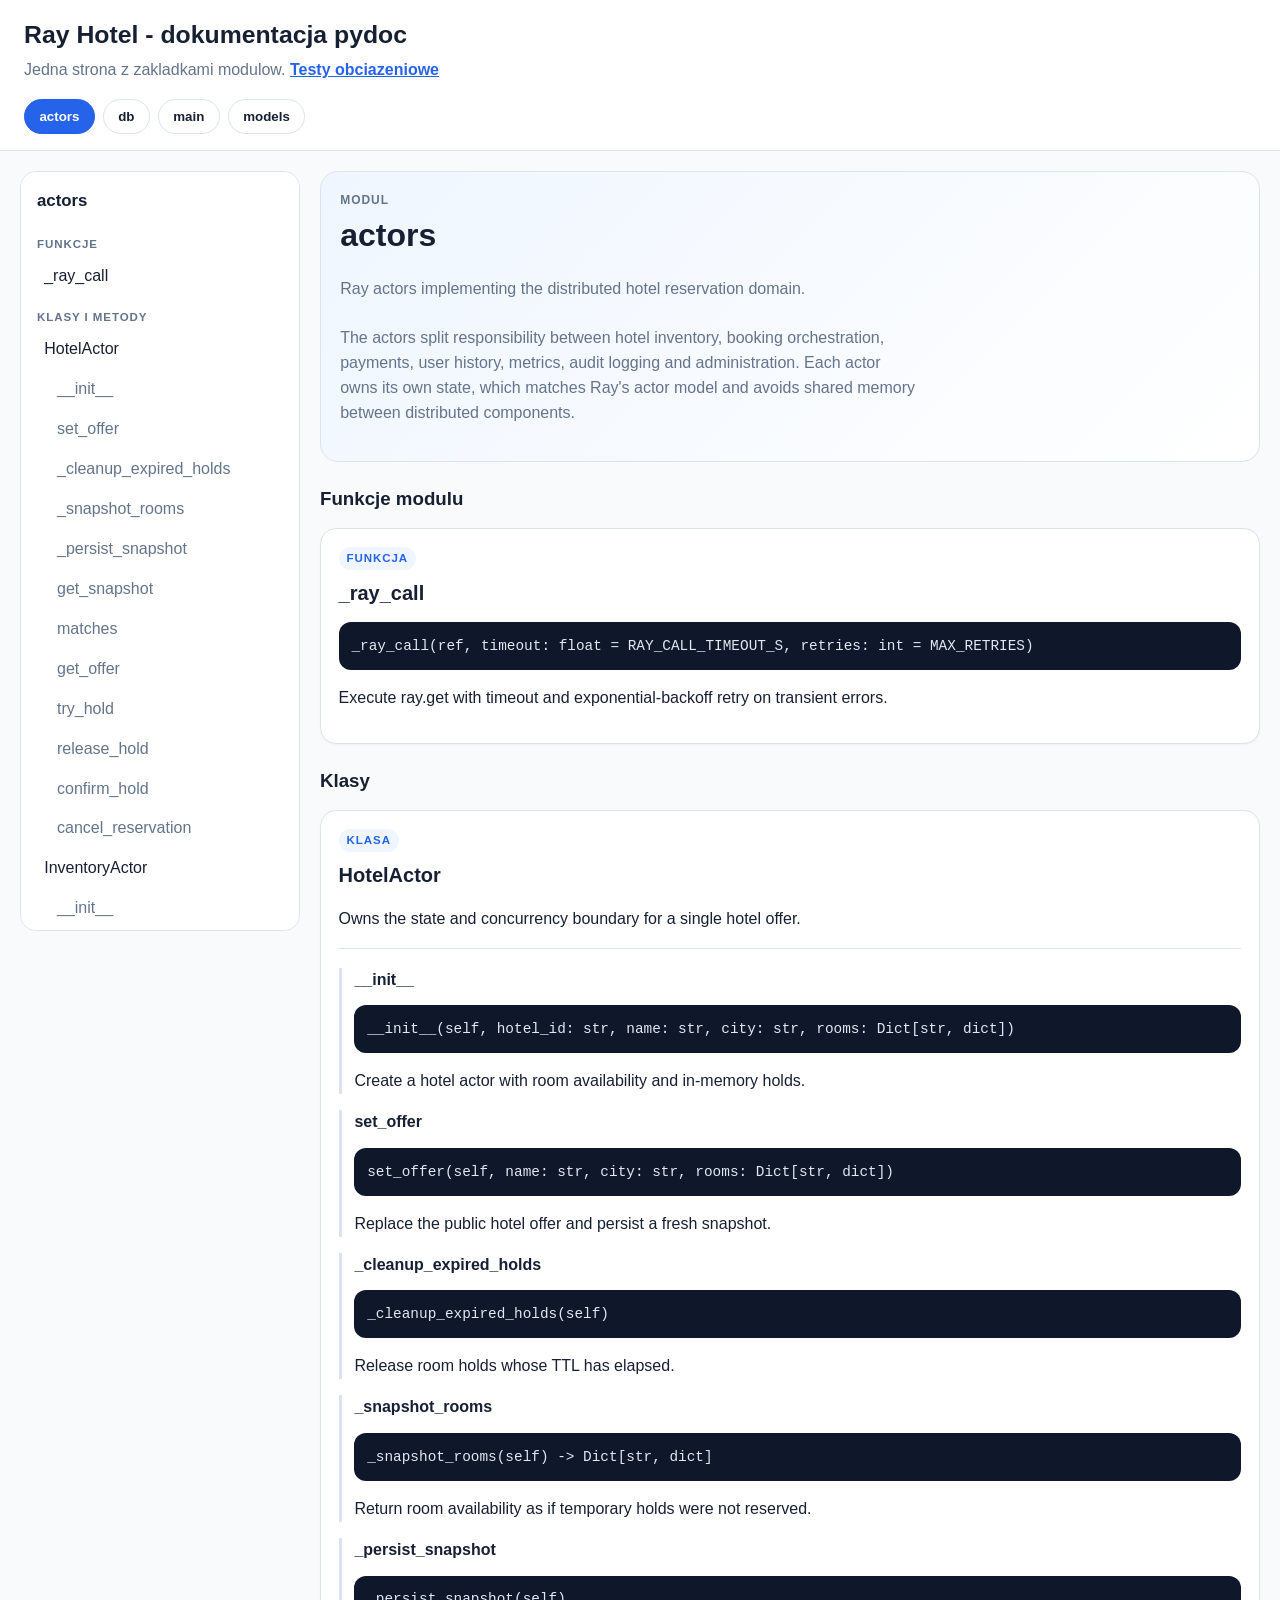
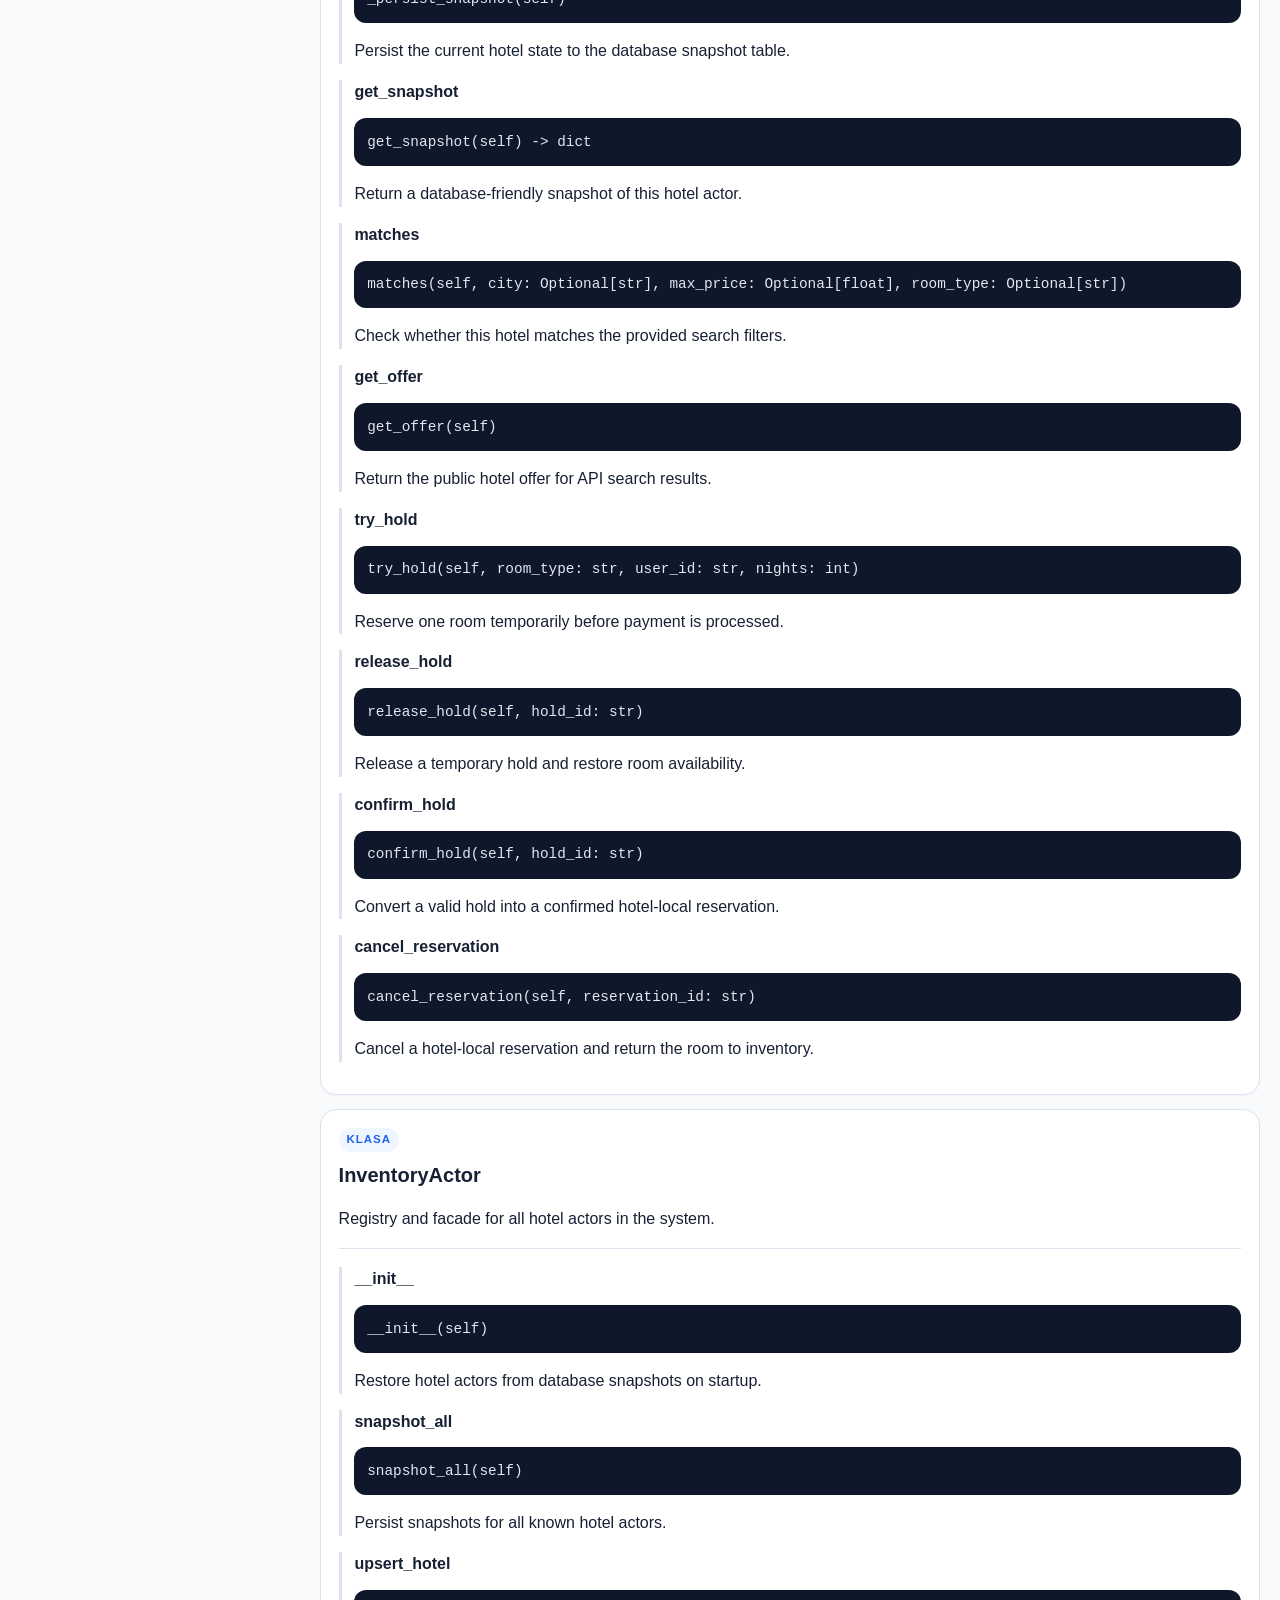
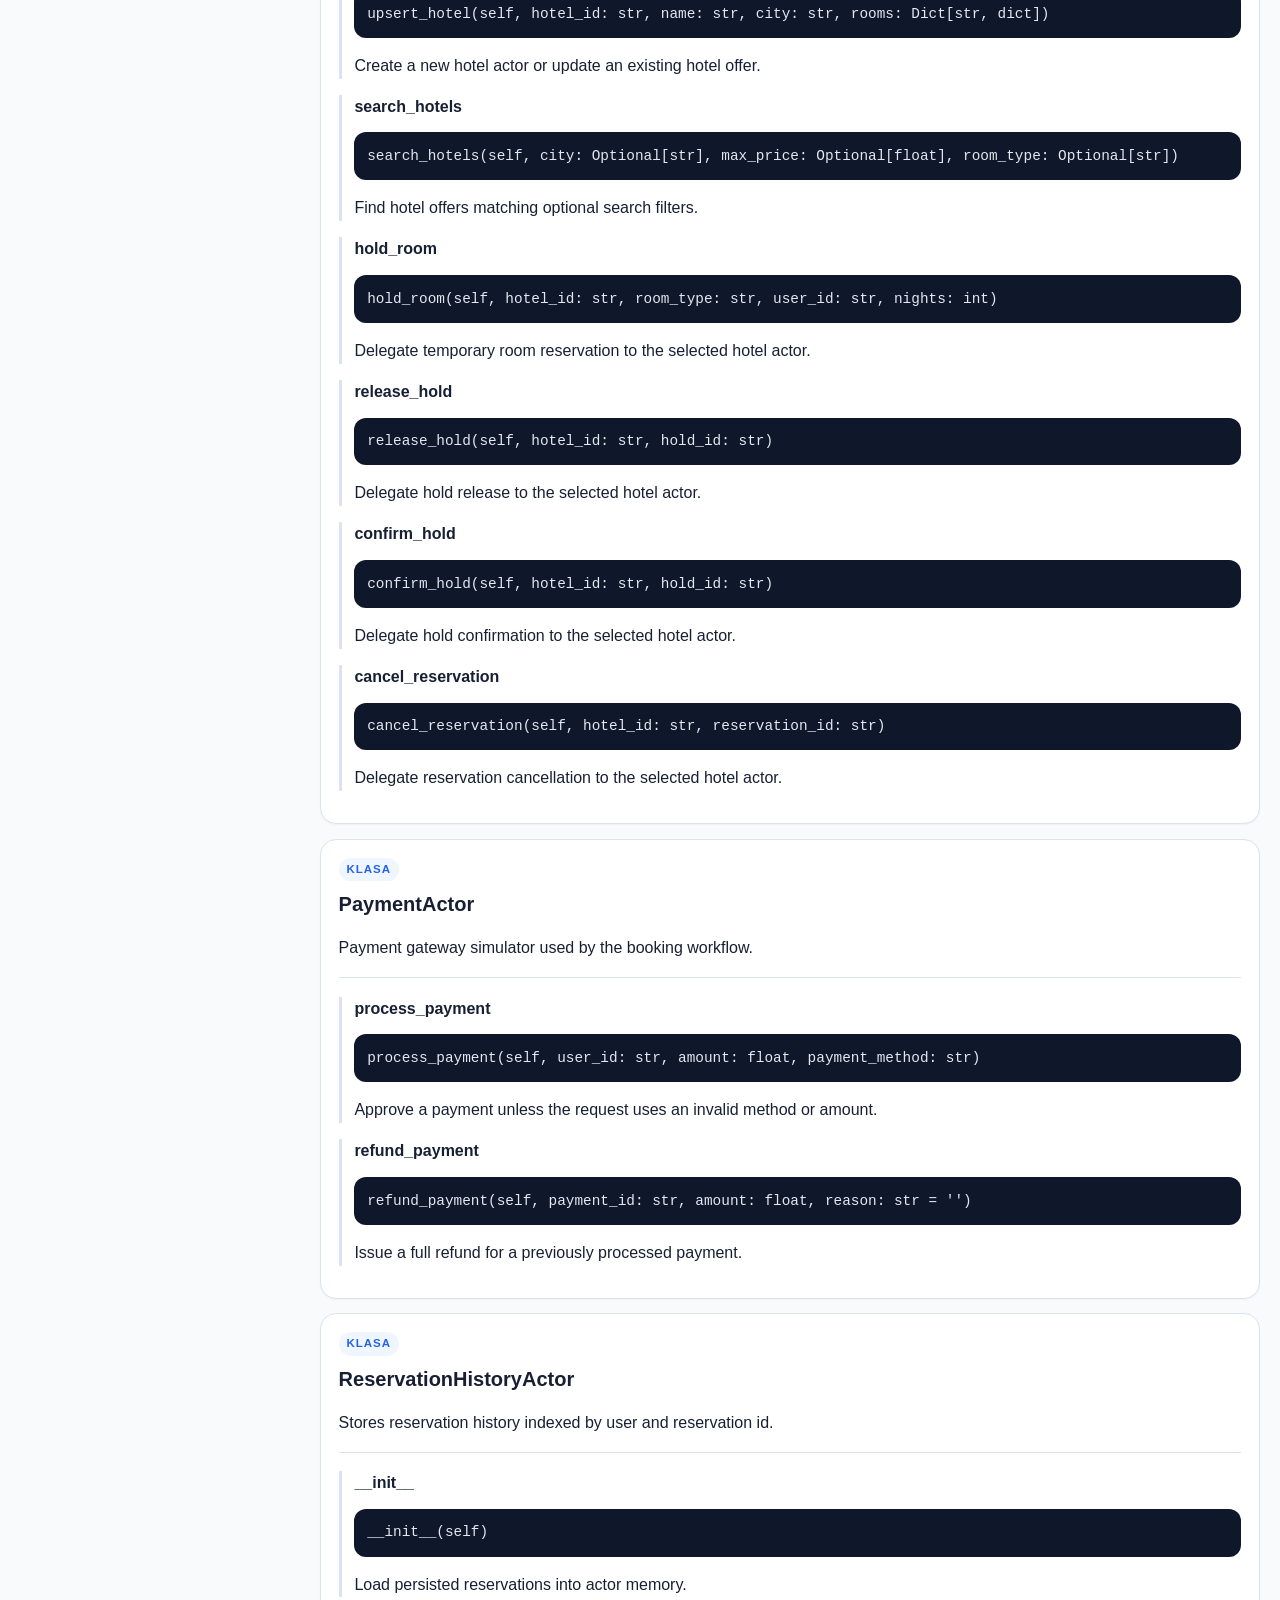
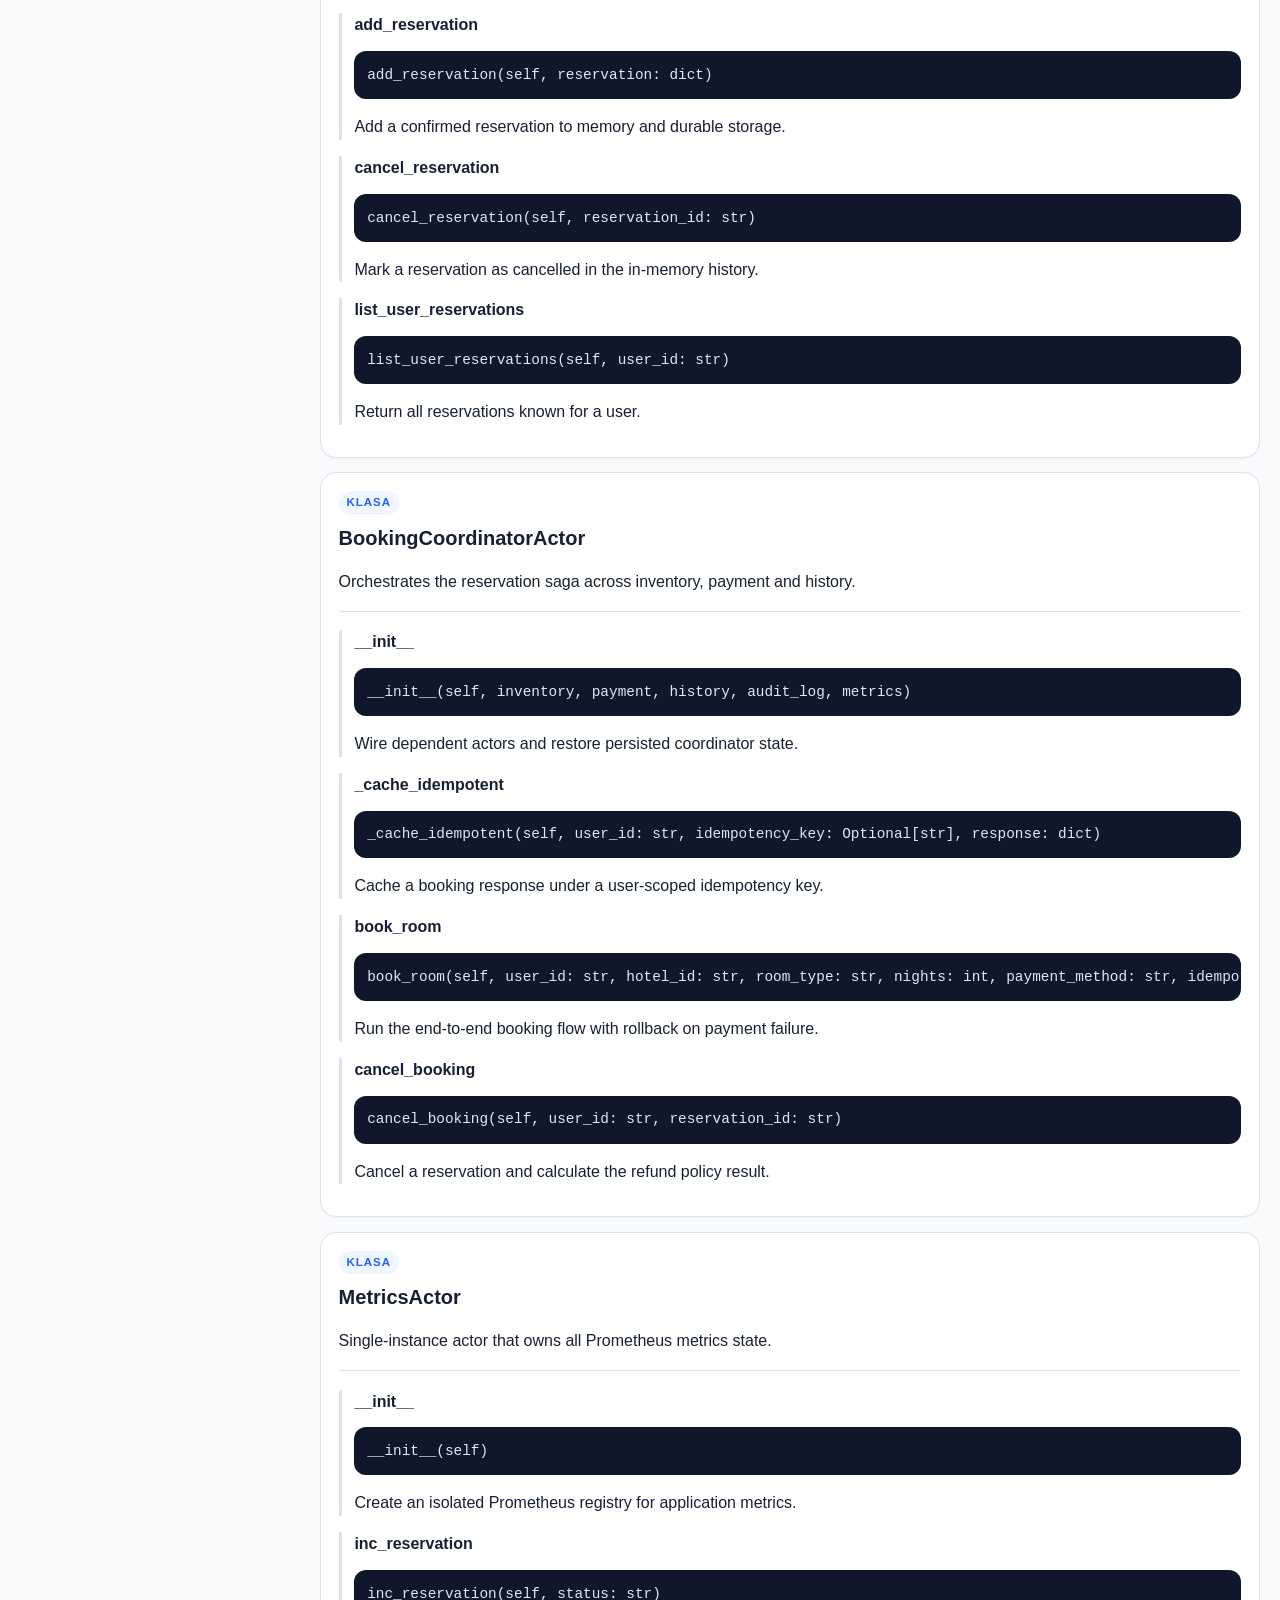
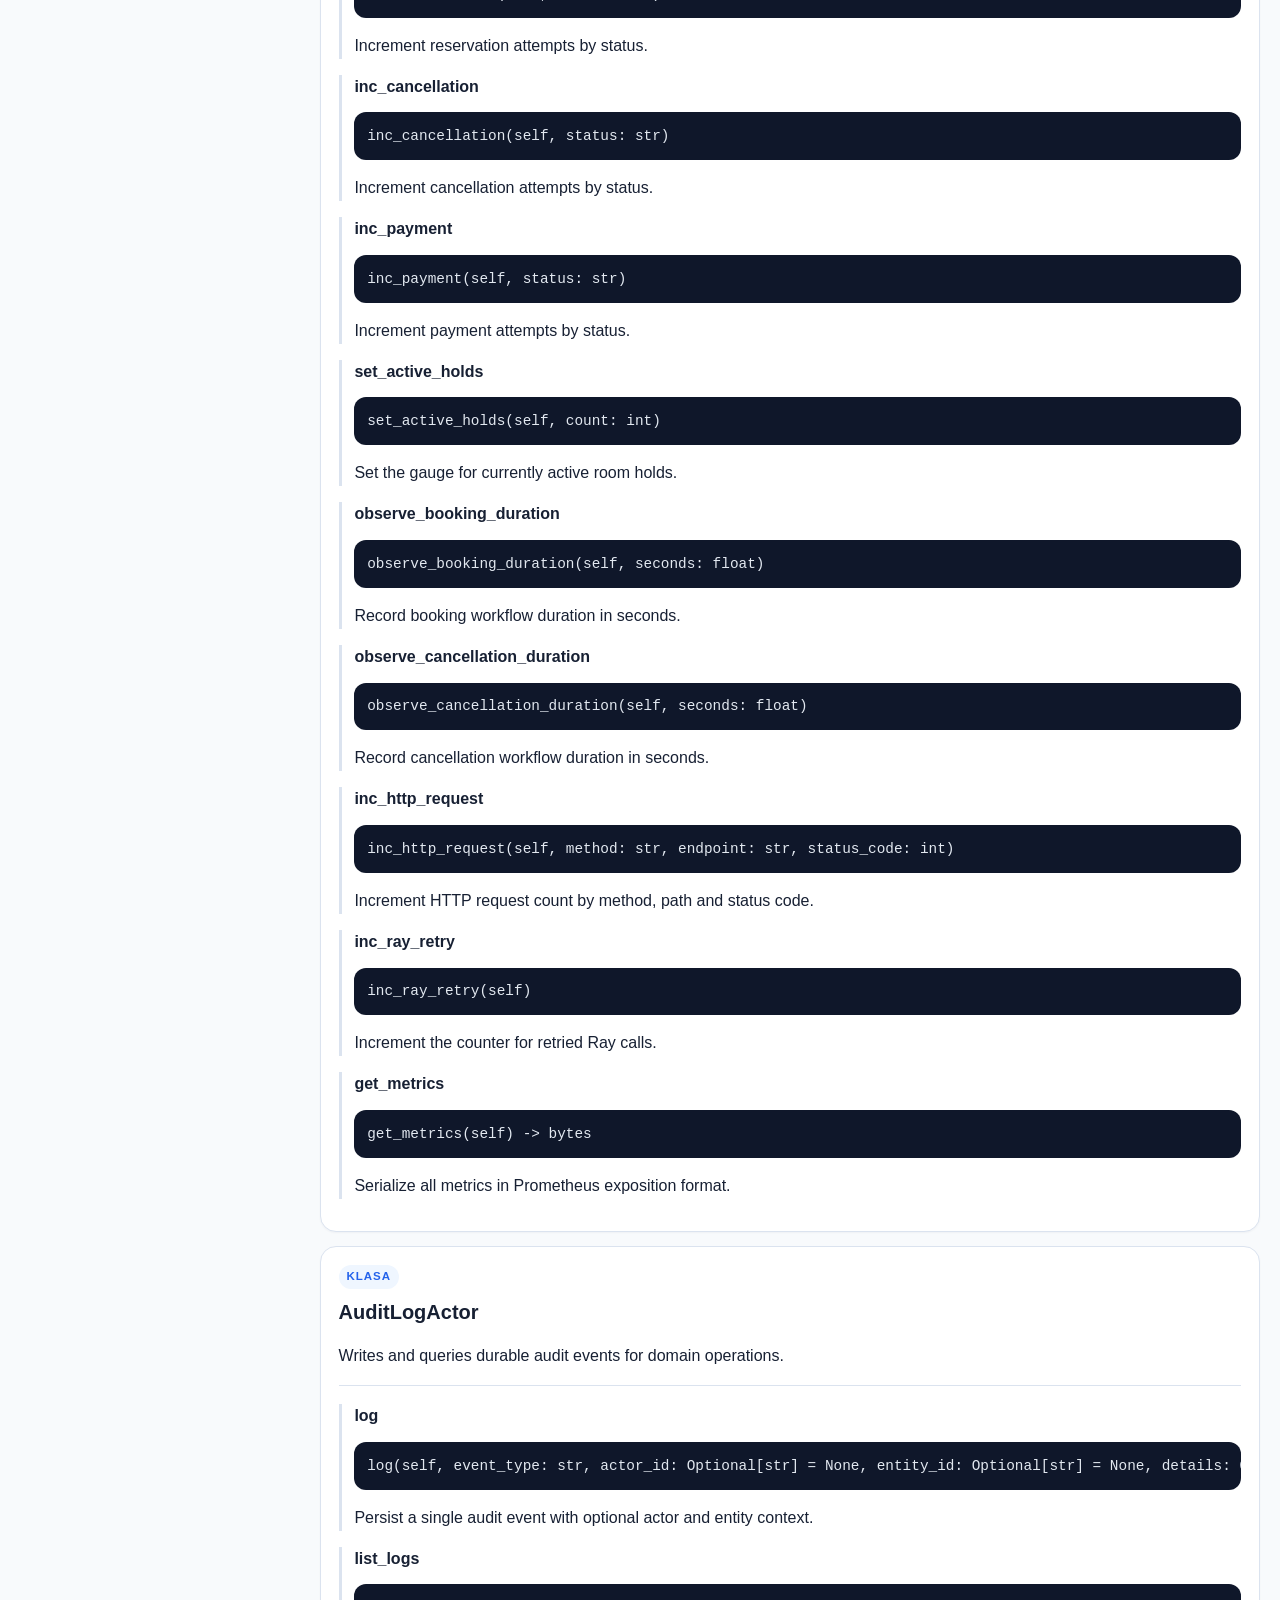
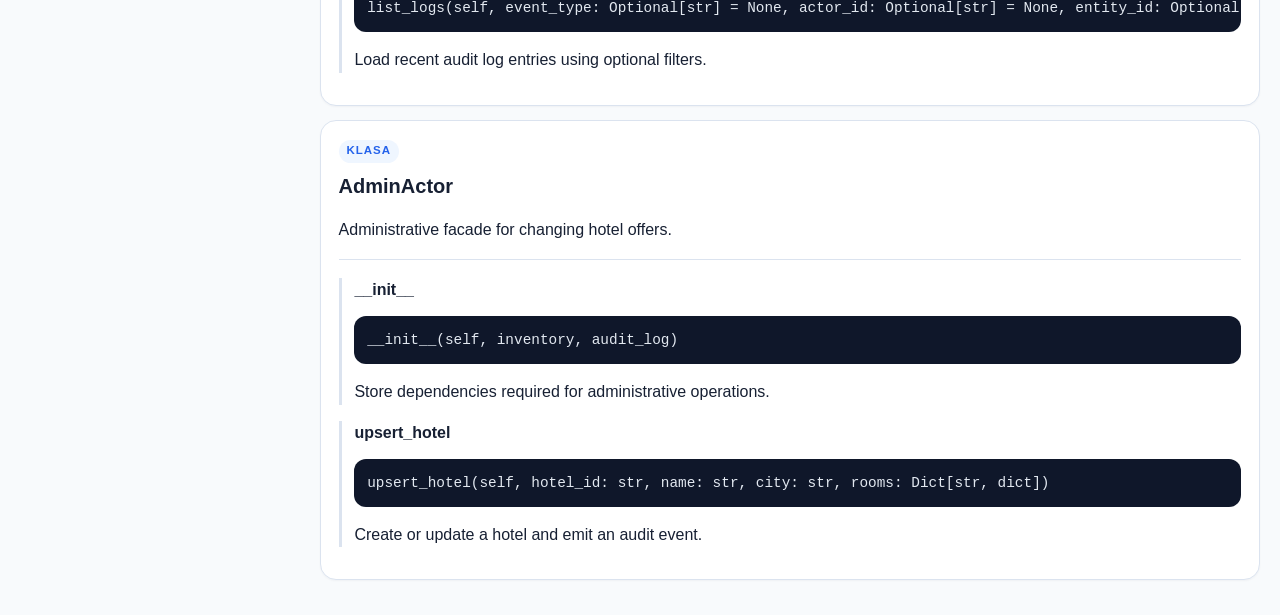
<file: docs/pydoc/index.html>
<!doctype html>
<html lang='pl'>
<head>
<meta charset='utf-8'>
<meta name='viewport' content='width=device-width, initial-scale=1'>
<title>Ray Hotel - pydoc</title>
<style>
:root{--bg:#f8fafc;--panel:#fff;--ink:#172033;--muted:#64748b;--line:#dbe3ef;--brand:#2563eb;--soft:#eff6ff}
*{box-sizing:border-box}html{scroll-behavior:smooth}body{margin:0;background:var(--bg);color:var(--ink);font-family:Segoe UI,Arial,sans-serif;line-height:1.55}
header{position:sticky;top:0;z-index:20;background:rgba(255,255,255,.94);backdrop-filter:blur(8px);border-bottom:1px solid var(--line);padding:1rem 1.5rem}
h1{margin:0;font-size:1.55rem}header p{margin:.25rem 0 1rem;color:var(--muted)}
.tabs{display:flex;gap:.5rem;flex-wrap:wrap}.tab{border:1px solid var(--line);background:#fff;color:var(--ink);padding:.55rem .9rem;border-radius:999px;cursor:pointer;font-weight:650}
.tab.active,.tab:hover{background:var(--brand);border-color:var(--brand);color:#fff}
.layout{display:grid;grid-template-columns:280px minmax(0,1fr);gap:1.25rem;max-width:1280px;margin:0 auto;padding:1.25rem}
aside{position:sticky;top:118px;align-self:start;max-height:calc(100vh - 140px);overflow:auto;background:var(--panel);border:1px solid var(--line);border-radius:16px;padding:1rem}
.module-nav{display:none}.module-nav.active{display:grid;gap:.25rem}.module-nav strong{font-size:1.05rem;margin-bottom:.45rem}.module-nav span{margin-top:.7rem;font-size:.72rem;text-transform:uppercase;letter-spacing:.08em;color:var(--muted);font-weight:800}
.module-nav a{display:block;text-decoration:none;color:var(--ink);padding:.35rem .45rem;border-radius:8px}.module-nav a:hover{background:var(--soft);color:var(--brand)}.method-link{padding-left:1.25rem!important;color:var(--muted)!important}
main{min-width:0}.module-panel{display:none}.module-panel.active{display:block}.module-hero{background:linear-gradient(135deg,#eff6ff,#fff);border:1px solid var(--line);border-radius:18px;padding:1.2rem;margin-bottom:1rem}
.eyebrow{margin:0;color:var(--brand);font-size:.75rem;text-transform:uppercase;letter-spacing:.08em;font-weight:800}.module-hero h2{margin:.1rem 0 .5rem;font-size:2rem}.module-hero p{color:var(--muted)}
h3{margin:1.4rem 0 .75rem}.doc-card{scroll-margin-top:132px;background:var(--panel);border:1px solid var(--line);border-radius:16px;padding:1rem 1.1rem;margin:.9rem 0;box-shadow:0 1px 2px rgba(15,23,42,.04)}
.doc-card:target,.method:target{outline:2px solid var(--brand);background:#f8fbff}.kind{display:inline-block;color:var(--brand);background:var(--soft);font-size:.72rem;text-transform:uppercase;letter-spacing:.08em;font-weight:800;border-radius:999px;padding:.18rem .5rem}
h4{margin:.5rem 0;font-size:1.25rem}h5{margin:.9rem 0 .35rem;font-size:1rem}pre{overflow:auto;background:#0f172a;color:#e2e8f0;border-radius:12px;padding:.8rem}code{font-family:Cascadia Code,Consolas,monospace;font-size:.9rem}
.methods{border-top:1px solid var(--line);margin-top:1rem;padding-top:.25rem}.method{scroll-margin-top:132px;border-left:3px solid var(--line);padding-left:.8rem;margin:.7rem 0}
@media(max-width:850px){.layout{grid-template-columns:1fr}aside{position:static;max-height:none}header{position:static}.doc-card,.method{scroll-margin-top:16px}}
</style>
</head>
<body>
<header>
<h1>Ray Hotel - dokumentacja pydoc</h1>
<p>Jedna strona z zakladkami modulow. <a href='../load_tests/index.html' style='color:var(--brand);font-weight:650'>Testy obciazeniowe</a></p>
<div class='tabs'><button class='tab active' type='button' data-module='actors'>actors</button><button class='tab' type='button' data-module='db'>db</button><button class='tab' type='button' data-module='main'>main</button><button class='tab' type='button' data-module='models'>models</button></div>
</header>
<div class='layout'>
<aside><nav class='module-nav active' data-module='actors'><strong>actors</strong>
<span>Funkcje</span>
<a href='#actors--ray-call' data-module='actors'>_ray_call</a>
<span>Klasy i metody</span>
<a href='#actors-hotelactor' data-module='actors'>HotelActor</a>
<a class='method-link' href='#actors-hotelactor---init--' data-module='actors'>__init__</a>
<a class='method-link' href='#actors-hotelactor-set-offer' data-module='actors'>set_offer</a>
<a class='method-link' href='#actors-hotelactor--cleanup-expired-holds' data-module='actors'>_cleanup_expired_holds</a>
<a class='method-link' href='#actors-hotelactor--snapshot-rooms' data-module='actors'>_snapshot_rooms</a>
<a class='method-link' href='#actors-hotelactor--persist-snapshot' data-module='actors'>_persist_snapshot</a>
<a class='method-link' href='#actors-hotelactor-get-snapshot' data-module='actors'>get_snapshot</a>
<a class='method-link' href='#actors-hotelactor-matches' data-module='actors'>matches</a>
<a class='method-link' href='#actors-hotelactor-get-offer' data-module='actors'>get_offer</a>
<a class='method-link' href='#actors-hotelactor-try-hold' data-module='actors'>try_hold</a>
<a class='method-link' href='#actors-hotelactor-release-hold' data-module='actors'>release_hold</a>
<a class='method-link' href='#actors-hotelactor-confirm-hold' data-module='actors'>confirm_hold</a>
<a class='method-link' href='#actors-hotelactor-cancel-reservation' data-module='actors'>cancel_reservation</a>
<a href='#actors-inventoryactor' data-module='actors'>InventoryActor</a>
<a class='method-link' href='#actors-inventoryactor---init--' data-module='actors'>__init__</a>
<a class='method-link' href='#actors-inventoryactor-snapshot-all' data-module='actors'>snapshot_all</a>
<a class='method-link' href='#actors-inventoryactor-upsert-hotel' data-module='actors'>upsert_hotel</a>
<a class='method-link' href='#actors-inventoryactor-search-hotels' data-module='actors'>search_hotels</a>
<a class='method-link' href='#actors-inventoryactor-hold-room' data-module='actors'>hold_room</a>
<a class='method-link' href='#actors-inventoryactor-release-hold' data-module='actors'>release_hold</a>
<a class='method-link' href='#actors-inventoryactor-confirm-hold' data-module='actors'>confirm_hold</a>
<a class='method-link' href='#actors-inventoryactor-cancel-reservation' data-module='actors'>cancel_reservation</a>
<a href='#actors-paymentactor' data-module='actors'>PaymentActor</a>
<a class='method-link' href='#actors-paymentactor-process-payment' data-module='actors'>process_payment</a>
<a class='method-link' href='#actors-paymentactor-refund-payment' data-module='actors'>refund_payment</a>
<a href='#actors-reservationhistoryactor' data-module='actors'>ReservationHistoryActor</a>
<a class='method-link' href='#actors-reservationhistoryactor---init--' data-module='actors'>__init__</a>
<a class='method-link' href='#actors-reservationhistoryactor-add-reservation' data-module='actors'>add_reservation</a>
<a class='method-link' href='#actors-reservationhistoryactor-cancel-reservation' data-module='actors'>cancel_reservation</a>
<a class='method-link' href='#actors-reservationhistoryactor-list-user-reservations' data-module='actors'>list_user_reservations</a>
<a href='#actors-bookingcoordinatoractor' data-module='actors'>BookingCoordinatorActor</a>
<a class='method-link' href='#actors-bookingcoordinatoractor---init--' data-module='actors'>__init__</a>
<a class='method-link' href='#actors-bookingcoordinatoractor--cache-idempotent' data-module='actors'>_cache_idempotent</a>
<a class='method-link' href='#actors-bookingcoordinatoractor-book-room' data-module='actors'>book_room</a>
<a class='method-link' href='#actors-bookingcoordinatoractor-cancel-booking' data-module='actors'>cancel_booking</a>
<a href='#actors-metricsactor' data-module='actors'>MetricsActor</a>
<a class='method-link' href='#actors-metricsactor---init--' data-module='actors'>__init__</a>
<a class='method-link' href='#actors-metricsactor-inc-reservation' data-module='actors'>inc_reservation</a>
<a class='method-link' href='#actors-metricsactor-inc-cancellation' data-module='actors'>inc_cancellation</a>
<a class='method-link' href='#actors-metricsactor-inc-payment' data-module='actors'>inc_payment</a>
<a class='method-link' href='#actors-metricsactor-set-active-holds' data-module='actors'>set_active_holds</a>
<a class='method-link' href='#actors-metricsactor-observe-booking-duration' data-module='actors'>observe_booking_duration</a>
<a class='method-link' href='#actors-metricsactor-observe-cancellation-duration' data-module='actors'>observe_cancellation_duration</a>
<a class='method-link' href='#actors-metricsactor-inc-http-request' data-module='actors'>inc_http_request</a>
<a class='method-link' href='#actors-metricsactor-inc-ray-retry' data-module='actors'>inc_ray_retry</a>
<a class='method-link' href='#actors-metricsactor-get-metrics' data-module='actors'>get_metrics</a>
<a href='#actors-auditlogactor' data-module='actors'>AuditLogActor</a>
<a class='method-link' href='#actors-auditlogactor-log' data-module='actors'>log</a>
<a class='method-link' href='#actors-auditlogactor-list-logs' data-module='actors'>list_logs</a>
<a href='#actors-adminactor' data-module='actors'>AdminActor</a>
<a class='method-link' href='#actors-adminactor---init--' data-module='actors'>__init__</a>
<a class='method-link' href='#actors-adminactor-upsert-hotel' data-module='actors'>upsert_hotel</a></nav><nav class='module-nav' data-module='db'><strong>db</strong>
<span>Funkcje</span>
<a href='#db-init-db' data-module='db'>init_db</a>
<a href='#db-save-hotel-snapshot' data-module='db'>save_hotel_snapshot</a>
<a href='#db-load-hotels' data-module='db'>load_hotels</a>
<a href='#db-save-reservation' data-module='db'>save_reservation</a>
<a href='#db-update-reservation-status' data-module='db'>update_reservation_status</a>
<a href='#db-load-reservations' data-module='db'>load_reservations</a>
<a href='#db-load-reservations-by-user' data-module='db'>load_reservations_by_user</a>
<a href='#db--reservation-to-dict' data-module='db'>_reservation_to_dict</a>
<a href='#db-write-audit-log' data-module='db'>write_audit_log</a>
<a href='#db-load-audit-logs' data-module='db'>load_audit_logs</a>
<span>Klasy i metody</span>
<a href='#db-hotel' data-module='db'>Hotel</a>
<a href='#db-reservation' data-module='db'>Reservation</a>
<a href='#db-auditlog' data-module='db'>AuditLog</a></nav><nav class='module-nav' data-module='main'><strong>main</strong>
<span>Funkcje</span>
<a href='#main--init-ray' data-module='main'>_init_ray</a>
<a href='#main--get-or-create-named-actor' data-module='main'>_get_or_create_named_actor</a>
<a href='#main--seed-data' data-module='main'>_seed_data</a>
<a href='#main--create-access-token' data-module='main'>_create_access_token</a>
<a href='#main--get-current-user' data-module='main'>_get_current_user</a>
<a href='#main--require-role' data-module='main'>_require_role</a>
<a href='#main--snapshot-loop' data-module='main'>_snapshot_loop</a>
<a href='#main-lifespan' data-module='main'>lifespan</a>
<a href='#main--track-http-metrics' data-module='main'>_track_http_metrics</a>
<a href='#main-health-check' data-module='main'>health_check</a>
<a href='#main-metrics-endpoint' data-module='main'>metrics_endpoint</a>
<a href='#main-login' data-module='main'>login</a>
<a href='#main-search-hotels' data-module='main'>search_hotels</a>
<a href='#main-create-reservation' data-module='main'>create_reservation</a>
<a href='#main-cancel-reservation' data-module='main'>cancel_reservation</a>
<a href='#main-user-reservations' data-module='main'>user_reservations</a>
<a href='#main-upsert-hotel' data-module='main'>upsert_hotel</a>
<a href='#main-get-audit-logs' data-module='main'>get_audit_logs</a></nav><nav class='module-nav' data-module='models'><strong>models</strong>
<span>Klasy i metody</span>
<a href='#models-loginrequest' data-module='models'>LoginRequest</a>
<a href='#models-loginresponse' data-module='models'>LoginResponse</a>
<a href='#models-searchrequest' data-module='models'>SearchRequest</a>
<a href='#models-roomconfig' data-module='models'>RoomConfig</a>
<a href='#models-hotelupsertrequest' data-module='models'>HotelUpsertRequest</a>
<a href='#models-reservationcreaterequest' data-module='models'>ReservationCreateRequest</a>
<a href='#models-reservationcancelrequest' data-module='models'>ReservationCancelRequest</a>
<a href='#models-reservationresponse' data-module='models'>ReservationResponse</a>
<a href='#models-userreservationsresponse' data-module='models'>UserReservationsResponse</a>
<a href='#models-auditlogentry' data-module='models'>AuditLogEntry</a>
<a href='#models-auditlogsresponse' data-module='models'>AuditLogsResponse</a></nav></aside>
<main><section class='module-panel active' id='module-actors'>
<div class='module-hero'><p class='eyebrow'>Modul</p><h2>actors</h2>
<p>Ray actors implementing the distributed hotel reservation domain.<br><br>The actors split responsibility between hotel inventory, booking orchestration,<br>payments, user history, metrics, audit logging and administration.  Each actor<br>owns its own state, which matches Ray&#x27;s actor model and avoids shared memory<br>between distributed components.</p></div>
<h3>Funkcje modulu</h3>
<article class='doc-card' id='actors--ray-call'>
<div class='kind'>funkcja</div>
<h4>_ray_call</h4>
<pre><code>_ray_call(ref, timeout: float = RAY_CALL_TIMEOUT_S, retries: int = MAX_RETRIES)</code></pre>
<p>Execute ray.get with timeout and exponential-backoff retry on transient errors.</p>
</article>
<h3>Klasy</h3>
<article class='doc-card class-card' id='actors-hotelactor'>
<div class='kind'>klasa</div>
<h4>HotelActor</h4>
<p>Owns the state and concurrency boundary for a single hotel offer.</p>
<div class='methods'>
<section class='method' id='actors-hotelactor---init--'>
<h5>__init__</h5>
<pre><code>__init__(self, hotel_id: str, name: str, city: str, rooms: Dict[str, dict])</code></pre>
<p>Create a hotel actor with room availability and in-memory holds.</p>
</section>
<section class='method' id='actors-hotelactor-set-offer'>
<h5>set_offer</h5>
<pre><code>set_offer(self, name: str, city: str, rooms: Dict[str, dict])</code></pre>
<p>Replace the public hotel offer and persist a fresh snapshot.</p>
</section>
<section class='method' id='actors-hotelactor--cleanup-expired-holds'>
<h5>_cleanup_expired_holds</h5>
<pre><code>_cleanup_expired_holds(self)</code></pre>
<p>Release room holds whose TTL has elapsed.</p>
</section>
<section class='method' id='actors-hotelactor--snapshot-rooms'>
<h5>_snapshot_rooms</h5>
<pre><code>_snapshot_rooms(self) -&gt; Dict[str, dict]</code></pre>
<p>Return room availability as if temporary holds were not reserved.</p>
</section>
<section class='method' id='actors-hotelactor--persist-snapshot'>
<h5>_persist_snapshot</h5>
<pre><code>_persist_snapshot(self)</code></pre>
<p>Persist the current hotel state to the database snapshot table.</p>
</section>
<section class='method' id='actors-hotelactor-get-snapshot'>
<h5>get_snapshot</h5>
<pre><code>get_snapshot(self) -&gt; dict</code></pre>
<p>Return a database-friendly snapshot of this hotel actor.</p>
</section>
<section class='method' id='actors-hotelactor-matches'>
<h5>matches</h5>
<pre><code>matches(self, city: Optional[str], max_price: Optional[float], room_type: Optional[str])</code></pre>
<p>Check whether this hotel matches the provided search filters.</p>
</section>
<section class='method' id='actors-hotelactor-get-offer'>
<h5>get_offer</h5>
<pre><code>get_offer(self)</code></pre>
<p>Return the public hotel offer for API search results.</p>
</section>
<section class='method' id='actors-hotelactor-try-hold'>
<h5>try_hold</h5>
<pre><code>try_hold(self, room_type: str, user_id: str, nights: int)</code></pre>
<p>Reserve one room temporarily before payment is processed.</p>
</section>
<section class='method' id='actors-hotelactor-release-hold'>
<h5>release_hold</h5>
<pre><code>release_hold(self, hold_id: str)</code></pre>
<p>Release a temporary hold and restore room availability.</p>
</section>
<section class='method' id='actors-hotelactor-confirm-hold'>
<h5>confirm_hold</h5>
<pre><code>confirm_hold(self, hold_id: str)</code></pre>
<p>Convert a valid hold into a confirmed hotel-local reservation.</p>
</section>
<section class='method' id='actors-hotelactor-cancel-reservation'>
<h5>cancel_reservation</h5>
<pre><code>cancel_reservation(self, reservation_id: str)</code></pre>
<p>Cancel a hotel-local reservation and return the room to inventory.</p>
</section>
</div>
</article>
<article class='doc-card class-card' id='actors-inventoryactor'>
<div class='kind'>klasa</div>
<h4>InventoryActor</h4>
<p>Registry and facade for all hotel actors in the system.</p>
<div class='methods'>
<section class='method' id='actors-inventoryactor---init--'>
<h5>__init__</h5>
<pre><code>__init__(self)</code></pre>
<p>Restore hotel actors from database snapshots on startup.</p>
</section>
<section class='method' id='actors-inventoryactor-snapshot-all'>
<h5>snapshot_all</h5>
<pre><code>snapshot_all(self)</code></pre>
<p>Persist snapshots for all known hotel actors.</p>
</section>
<section class='method' id='actors-inventoryactor-upsert-hotel'>
<h5>upsert_hotel</h5>
<pre><code>upsert_hotel(self, hotel_id: str, name: str, city: str, rooms: Dict[str, dict])</code></pre>
<p>Create a new hotel actor or update an existing hotel offer.</p>
</section>
<section class='method' id='actors-inventoryactor-search-hotels'>
<h5>search_hotels</h5>
<pre><code>search_hotels(self, city: Optional[str], max_price: Optional[float], room_type: Optional[str])</code></pre>
<p>Find hotel offers matching optional search filters.</p>
</section>
<section class='method' id='actors-inventoryactor-hold-room'>
<h5>hold_room</h5>
<pre><code>hold_room(self, hotel_id: str, room_type: str, user_id: str, nights: int)</code></pre>
<p>Delegate temporary room reservation to the selected hotel actor.</p>
</section>
<section class='method' id='actors-inventoryactor-release-hold'>
<h5>release_hold</h5>
<pre><code>release_hold(self, hotel_id: str, hold_id: str)</code></pre>
<p>Delegate hold release to the selected hotel actor.</p>
</section>
<section class='method' id='actors-inventoryactor-confirm-hold'>
<h5>confirm_hold</h5>
<pre><code>confirm_hold(self, hotel_id: str, hold_id: str)</code></pre>
<p>Delegate hold confirmation to the selected hotel actor.</p>
</section>
<section class='method' id='actors-inventoryactor-cancel-reservation'>
<h5>cancel_reservation</h5>
<pre><code>cancel_reservation(self, hotel_id: str, reservation_id: str)</code></pre>
<p>Delegate reservation cancellation to the selected hotel actor.</p>
</section>
</div>
</article>
<article class='doc-card class-card' id='actors-paymentactor'>
<div class='kind'>klasa</div>
<h4>PaymentActor</h4>
<p>Payment gateway simulator used by the booking workflow.</p>
<div class='methods'>
<section class='method' id='actors-paymentactor-process-payment'>
<h5>process_payment</h5>
<pre><code>process_payment(self, user_id: str, amount: float, payment_method: str)</code></pre>
<p>Approve a payment unless the request uses an invalid method or amount.</p>
</section>
<section class='method' id='actors-paymentactor-refund-payment'>
<h5>refund_payment</h5>
<pre><code>refund_payment(self, payment_id: str, amount: float, reason: str = &#x27;&#x27;)</code></pre>
<p>Issue a full refund for a previously processed payment.</p>
</section>
</div>
</article>
<article class='doc-card class-card' id='actors-reservationhistoryactor'>
<div class='kind'>klasa</div>
<h4>ReservationHistoryActor</h4>
<p>Stores reservation history indexed by user and reservation id.</p>
<div class='methods'>
<section class='method' id='actors-reservationhistoryactor---init--'>
<h5>__init__</h5>
<pre><code>__init__(self)</code></pre>
<p>Load persisted reservations into actor memory.</p>
</section>
<section class='method' id='actors-reservationhistoryactor-add-reservation'>
<h5>add_reservation</h5>
<pre><code>add_reservation(self, reservation: dict)</code></pre>
<p>Add a confirmed reservation to memory and durable storage.</p>
</section>
<section class='method' id='actors-reservationhistoryactor-cancel-reservation'>
<h5>cancel_reservation</h5>
<pre><code>cancel_reservation(self, reservation_id: str)</code></pre>
<p>Mark a reservation as cancelled in the in-memory history.</p>
</section>
<section class='method' id='actors-reservationhistoryactor-list-user-reservations'>
<h5>list_user_reservations</h5>
<pre><code>list_user_reservations(self, user_id: str)</code></pre>
<p>Return all reservations known for a user.</p>
</section>
</div>
</article>
<article class='doc-card class-card' id='actors-bookingcoordinatoractor'>
<div class='kind'>klasa</div>
<h4>BookingCoordinatorActor</h4>
<p>Orchestrates the reservation saga across inventory, payment and history.</p>
<div class='methods'>
<section class='method' id='actors-bookingcoordinatoractor---init--'>
<h5>__init__</h5>
<pre><code>__init__(self, inventory, payment, history, audit_log, metrics)</code></pre>
<p>Wire dependent actors and restore persisted coordinator state.</p>
</section>
<section class='method' id='actors-bookingcoordinatoractor--cache-idempotent'>
<h5>_cache_idempotent</h5>
<pre><code>_cache_idempotent(self, user_id: str, idempotency_key: Optional[str], response: dict)</code></pre>
<p>Cache a booking response under a user-scoped idempotency key.</p>
</section>
<section class='method' id='actors-bookingcoordinatoractor-book-room'>
<h5>book_room</h5>
<pre><code>book_room(self, user_id: str, hotel_id: str, room_type: str, nights: int, payment_method: str, idempotency_key: Optional[str] = None)</code></pre>
<p>Run the end-to-end booking flow with rollback on payment failure.</p>
</section>
<section class='method' id='actors-bookingcoordinatoractor-cancel-booking'>
<h5>cancel_booking</h5>
<pre><code>cancel_booking(self, user_id: str, reservation_id: str)</code></pre>
<p>Cancel a reservation and calculate the refund policy result.</p>
</section>
</div>
</article>
<article class='doc-card class-card' id='actors-metricsactor'>
<div class='kind'>klasa</div>
<h4>MetricsActor</h4>
<p>Single-instance actor that owns all Prometheus metrics state.</p>
<div class='methods'>
<section class='method' id='actors-metricsactor---init--'>
<h5>__init__</h5>
<pre><code>__init__(self)</code></pre>
<p>Create an isolated Prometheus registry for application metrics.</p>
</section>
<section class='method' id='actors-metricsactor-inc-reservation'>
<h5>inc_reservation</h5>
<pre><code>inc_reservation(self, status: str)</code></pre>
<p>Increment reservation attempts by status.</p>
</section>
<section class='method' id='actors-metricsactor-inc-cancellation'>
<h5>inc_cancellation</h5>
<pre><code>inc_cancellation(self, status: str)</code></pre>
<p>Increment cancellation attempts by status.</p>
</section>
<section class='method' id='actors-metricsactor-inc-payment'>
<h5>inc_payment</h5>
<pre><code>inc_payment(self, status: str)</code></pre>
<p>Increment payment attempts by status.</p>
</section>
<section class='method' id='actors-metricsactor-set-active-holds'>
<h5>set_active_holds</h5>
<pre><code>set_active_holds(self, count: int)</code></pre>
<p>Set the gauge for currently active room holds.</p>
</section>
<section class='method' id='actors-metricsactor-observe-booking-duration'>
<h5>observe_booking_duration</h5>
<pre><code>observe_booking_duration(self, seconds: float)</code></pre>
<p>Record booking workflow duration in seconds.</p>
</section>
<section class='method' id='actors-metricsactor-observe-cancellation-duration'>
<h5>observe_cancellation_duration</h5>
<pre><code>observe_cancellation_duration(self, seconds: float)</code></pre>
<p>Record cancellation workflow duration in seconds.</p>
</section>
<section class='method' id='actors-metricsactor-inc-http-request'>
<h5>inc_http_request</h5>
<pre><code>inc_http_request(self, method: str, endpoint: str, status_code: int)</code></pre>
<p>Increment HTTP request count by method, path and status code.</p>
</section>
<section class='method' id='actors-metricsactor-inc-ray-retry'>
<h5>inc_ray_retry</h5>
<pre><code>inc_ray_retry(self)</code></pre>
<p>Increment the counter for retried Ray calls.</p>
</section>
<section class='method' id='actors-metricsactor-get-metrics'>
<h5>get_metrics</h5>
<pre><code>get_metrics(self) -&gt; bytes</code></pre>
<p>Serialize all metrics in Prometheus exposition format.</p>
</section>
</div>
</article>
<article class='doc-card class-card' id='actors-auditlogactor'>
<div class='kind'>klasa</div>
<h4>AuditLogActor</h4>
<p>Writes and queries durable audit events for domain operations.</p>
<div class='methods'>
<section class='method' id='actors-auditlogactor-log'>
<h5>log</h5>
<pre><code>log(self, event_type: str, actor_id: Optional[str] = None, entity_id: Optional[str] = None, details: Optional[dict] = None)</code></pre>
<p>Persist a single audit event with optional actor and entity context.</p>
</section>
<section class='method' id='actors-auditlogactor-list-logs'>
<h5>list_logs</h5>
<pre><code>list_logs(self, event_type: Optional[str] = None, actor_id: Optional[str] = None, entity_id: Optional[str] = None, limit: int = 100)</code></pre>
<p>Load recent audit log entries using optional filters.</p>
</section>
</div>
</article>
<article class='doc-card class-card' id='actors-adminactor'>
<div class='kind'>klasa</div>
<h4>AdminActor</h4>
<p>Administrative facade for changing hotel offers.</p>
<div class='methods'>
<section class='method' id='actors-adminactor---init--'>
<h5>__init__</h5>
<pre><code>__init__(self, inventory, audit_log)</code></pre>
<p>Store dependencies required for administrative operations.</p>
</section>
<section class='method' id='actors-adminactor-upsert-hotel'>
<h5>upsert_hotel</h5>
<pre><code>upsert_hotel(self, hotel_id: str, name: str, city: str, rooms: Dict[str, dict])</code></pre>
<p>Create or update a hotel and emit an audit event.</p>
</section>
</div>
</article>
</section><section class='module-panel ' id='module-db'>
<div class='module-hero'><p class='eyebrow'>Modul</p><h2>db</h2>
<p>Database models and persistence helpers for the reservation system.<br><br>The actors keep operational state in memory, while this module provides durable<br>snapshots and append-only audit data in Postgres through SQLAlchemy.</p></div>
<h3>Funkcje modulu</h3>
<article class='doc-card' id='db-init-db'>
<div class='kind'>funkcja</div>
<h4>init_db</h4>
<pre><code>init_db()</code></pre>
<p>Create database tables required by the application.</p>
</article>
<article class='doc-card' id='db-save-hotel-snapshot'>
<div class='kind'>funkcja</div>
<h4>save_hotel_snapshot</h4>
<pre><code>save_hotel_snapshot(hotel_id: str, name: str, city: str, rooms: dict)</code></pre>
<p>Insert or update the latest durable snapshot for a hotel.</p>
</article>
<article class='doc-card' id='db-load-hotels'>
<div class='kind'>funkcja</div>
<h4>load_hotels</h4>
<pre><code>load_hotels() -&gt; list[dict]</code></pre>
<p>Load all persisted hotel snapshots as dictionaries.</p>
</article>
<article class='doc-card' id='db-save-reservation'>
<div class='kind'>funkcja</div>
<h4>save_reservation</h4>
<pre><code>save_reservation(reservation: dict)</code></pre>
<p>Insert a new reservation or update mutable cancellation fields.</p>
</article>
<article class='doc-card' id='db-update-reservation-status'>
<div class='kind'>funkcja</div>
<h4>update_reservation_status</h4>
<pre><code>update_reservation_status(reservation_id: str, status: str, refund_percent: int, refund_amount: float)</code></pre>
<p>Update reservation status and refund information after cancellation.</p>
</article>
<article class='doc-card' id='db-load-reservations'>
<div class='kind'>funkcja</div>
<h4>load_reservations</h4>
<pre><code>load_reservations() -&gt; list[dict]</code></pre>
<p>Load all persisted reservations for actor state restoration.</p>
</article>
<article class='doc-card' id='db-load-reservations-by-user'>
<div class='kind'>funkcja</div>
<h4>load_reservations_by_user</h4>
<pre><code>load_reservations_by_user(user_id: str) -&gt; list[dict]</code></pre>
<p>Load persisted reservations belonging to one user.</p>
</article>
<article class='doc-card' id='db--reservation-to-dict'>
<div class='kind'>funkcja</div>
<h4>_reservation_to_dict</h4>
<pre><code>_reservation_to_dict(item: Reservation) -&gt; dict</code></pre>
<p>Convert a SQLAlchemy reservation row into actor-friendly data.</p>
</article>
<article class='doc-card' id='db-write-audit-log'>
<div class='kind'>funkcja</div>
<h4>write_audit_log</h4>
<pre><code>write_audit_log(entry: dict)</code></pre>
<p>Persist a single audit log entry.</p>
</article>
<article class='doc-card' id='db-load-audit-logs'>
<div class='kind'>funkcja</div>
<h4>load_audit_logs</h4>
<pre><code>load_audit_logs(event_type: Optional[str] = None, actor_id: Optional[str] = None, entity_id: Optional[str] = None, limit: int = 100) -&gt; list[dict]</code></pre>
<p>Load audit entries ordered from newest to oldest.</p>
</article>
<h3>Klasy</h3>
<article class='doc-card class-card' id='db-hotel'>
<div class='kind'>klasa</div>
<h4>Hotel</h4>
<p>Persisted hotel inventory snapshot.</p>
</article>
<article class='doc-card class-card' id='db-reservation'>
<div class='kind'>klasa</div>
<h4>Reservation</h4>
<p>Persisted reservation record used for restore and history.</p>
</article>
<article class='doc-card class-card' id='db-auditlog'>
<div class='kind'>klasa</div>
<h4>AuditLog</h4>
<p>Durable audit event produced by domain operations.</p>
</article>
</section><section class='module-panel ' id='module-main'>
<div class='module-hero'><p class='eyebrow'>Modul</p><h2>main</h2>
<p>FastAPI entrypoint for the Ray-based hotel reservation system.<br><br>The module owns HTTP routing, demo authentication, application lifecycle<br>initialization and the bridge between synchronous API handlers and Ray actors.<br>Ray actors keep domain state and execute distributed reservation workflows,<br>while FastAPI exposes a small JSON API consumed by the demo frontend.</p></div>
<h3>Funkcje modulu</h3>
<article class='doc-card' id='main--init-ray'>
<div class='kind'>funkcja</div>
<h4>_init_ray</h4>
<pre><code>_init_ray()</code></pre>
<p>Initialize Ray by joining a cluster when possible or starting local Ray.</p>
</article>
<article class='doc-card' id='main--get-or-create-named-actor'>
<div class='kind'>funkcja</div>
<h4>_get_or_create_named_actor</h4>
<pre><code>_get_or_create_named_actor(actor_cls, actor_name: str, *args, spread: bool = False)</code></pre>
<p>Return a detached named actor, creating it when it does not exist yet.</p>
</article>
<article class='doc-card' id='main--seed-data'>
<div class='kind'>funkcja</div>
<h4>_seed_data</h4>
<pre><code>_seed_data(admin_actor)</code></pre>
<p>Seed demo hotels through the admin actor for a useful local startup.</p>
</article>
<article class='doc-card' id='main--create-access-token'>
<div class='kind'>funkcja</div>
<h4>_create_access_token</h4>
<pre><code>_create_access_token(username: str, role: str) -&gt; str</code></pre>
<p>Create a short-lived JWT carrying the username and role.</p>
</article>
<article class='doc-card' id='main--get-current-user'>
<div class='kind'>funkcja</div>
<h4>_get_current_user</h4>
<pre><code>_get_current_user(credentials: HTTPAuthorizationCredentials = Depends(_http_bearer)) -&gt; dict</code></pre>
<p>Decode the bearer token and return the authenticated user context.</p>
</article>
<article class='doc-card' id='main--require-role'>
<div class='kind'>funkcja</div>
<h4>_require_role</h4>
<pre><code>_require_role(required_role: str)</code></pre>
<p>Build a FastAPI dependency that allows only the requested role.</p>
</article>
<article class='doc-card' id='main--snapshot-loop'>
<div class='kind'>funkcja</div>
<h4>_snapshot_loop</h4>
<pre><code>_snapshot_loop(app: FastAPI)</code></pre>
<p>Periodically persist hotel inventory snapshots from Ray actors.</p>
</article>
<article class='doc-card' id='main-lifespan'>
<div class='kind'>funkcja</div>
<h4>lifespan</h4>
<pre><code>lifespan(app: FastAPI)</code></pre>
<p>Create infrastructure resources and Ray actors for the API lifespan.</p>
</article>
<article class='doc-card' id='main--track-http-metrics'>
<div class='kind'>funkcja</div>
<h4>_track_http_metrics</h4>
<pre><code>_track_http_metrics(request: Request, call_next)</code></pre>
<p>Record every HTTP response in the Prometheus metrics actor.</p>
</article>
<article class='doc-card' id='main-health-check'>
<div class='kind'>funkcja</div>
<h4>health_check</h4>
<pre><code>health_check()</code></pre>
<p>Return process and Ray cluster health information for probes.</p>
</article>
<article class='doc-card' id='main-metrics-endpoint'>
<div class='kind'>funkcja</div>
<h4>metrics_endpoint</h4>
<pre><code>metrics_endpoint()</code></pre>
<p>Expose application metrics in Prometheus text format.</p>
</article>
<article class='doc-card' id='main-login'>
<div class='kind'>funkcja</div>
<h4>login</h4>
<pre><code>login(payload: LoginRequest)</code></pre>
<p>Authenticate a demo user and return a bearer token.</p>
</article>
<article class='doc-card' id='main-search-hotels'>
<div class='kind'>funkcja</div>
<h4>search_hotels</h4>
<pre><code>search_hotels(payload: SearchRequest)</code></pre>
<p>Search hotels using optional city, price and room type filters.</p>
</article>
<article class='doc-card' id='main-create-reservation'>
<div class='kind'>funkcja</div>
<h4>create_reservation</h4>
<pre><code>create_reservation(payload: ReservationCreateRequest, user: dict = Depends(_get_current_user))</code></pre>
<p>Create a reservation through the booking coordinator actor.</p>
</article>
<article class='doc-card' id='main-cancel-reservation'>
<div class='kind'>funkcja</div>
<h4>cancel_reservation</h4>
<pre><code>cancel_reservation(payload: ReservationCancelRequest, user: dict = Depends(_get_current_user))</code></pre>
<p>Cancel a confirmed reservation owned by the authenticated user.</p>
</article>
<article class='doc-card' id='main-user-reservations'>
<div class='kind'>funkcja</div>
<h4>user_reservations</h4>
<pre><code>user_reservations(user_id: str, user: dict = Depends(_get_current_user))</code></pre>
<p>Return the authenticated user&#x27;s reservation history.</p>
</article>
<article class='doc-card' id='main-upsert-hotel'>
<div class='kind'>funkcja</div>
<h4>upsert_hotel</h4>
<pre><code>upsert_hotel(payload: HotelUpsertRequest, user: dict = Depends(_require_role(&#x27;admin&#x27;)))</code></pre>
<p>Create or update a hotel offer; available only to administrators.</p>
</article>
<article class='doc-card' id='main-get-audit-logs'>
<div class='kind'>funkcja</div>
<h4>get_audit_logs</h4>
<pre><code>get_audit_logs(event_type: Optional[str] = None, actor_id: Optional[str] = None, entity_id: Optional[str] = None, limit: int = 100, user: dict = Depends(_require_role(&#x27;admin&#x27;)))</code></pre>
<p>List audit log entries with optional filters for administrators.</p>
</article>
</section><section class='module-panel ' id='module-models'>
<div class='module-hero'><p class='eyebrow'>Modul</p><h2>models</h2>
<p>Pydantic request and response schemas for the hotel reservation API.</p></div>
<h3>Klasy</h3>
<article class='doc-card class-card' id='models-loginrequest'>
<div class='kind'>klasa</div>
<h4>LoginRequest</h4>
<p>Credentials accepted by the demo authentication endpoint.</p>
</article>
<article class='doc-card class-card' id='models-loginresponse'>
<div class='kind'>klasa</div>
<h4>LoginResponse</h4>
<p>Bearer token returned after successful authentication.</p>
</article>
<article class='doc-card class-card' id='models-searchrequest'>
<div class='kind'>klasa</div>
<h4>SearchRequest</h4>
<p>Optional filters used when searching hotel offers.</p>
</article>
<article class='doc-card class-card' id='models-roomconfig'>
<div class='kind'>klasa</div>
<h4>RoomConfig</h4>
<p>Administrative definition of availability and nightly price for a room.</p>
</article>
<article class='doc-card class-card' id='models-hotelupsertrequest'>
<div class='kind'>klasa</div>
<h4>HotelUpsertRequest</h4>
<p>Payload for creating or updating a hotel offer.</p>
</article>
<article class='doc-card class-card' id='models-reservationcreaterequest'>
<div class='kind'>klasa</div>
<h4>ReservationCreateRequest</h4>
<p>Payload for starting the booking workflow.</p>
</article>
<article class='doc-card class-card' id='models-reservationcancelrequest'>
<div class='kind'>klasa</div>
<h4>ReservationCancelRequest</h4>
<p>Payload for cancelling an existing reservation.</p>
</article>
<article class='doc-card class-card' id='models-reservationresponse'>
<div class='kind'>klasa</div>
<h4>ReservationResponse</h4>
<p>Common response returned by booking and cancellation operations.</p>
</article>
<article class='doc-card class-card' id='models-userreservationsresponse'>
<div class='kind'>klasa</div>
<h4>UserReservationsResponse</h4>
<p>Reservation history returned for a single user.</p>
</article>
<article class='doc-card class-card' id='models-auditlogentry'>
<div class='kind'>klasa</div>
<h4>AuditLogEntry</h4>
<p>Single audit event as exposed by the administrative API.</p>
</article>
<article class='doc-card class-card' id='models-auditlogsresponse'>
<div class='kind'>klasa</div>
<h4>AuditLogsResponse</h4>
<p>Collection response for audit log queries.</p>
</article>
</section></main>
</div>
<script>
function showModule(name){
document.querySelectorAll('.tab').forEach(function(el){el.classList.toggle('active',el.dataset.module===name);});
document.querySelectorAll('.module-panel').forEach(function(el){el.classList.toggle('active',el.id==='module-'+name);});
document.querySelectorAll('.module-nav').forEach(function(el){el.classList.toggle('active',el.dataset.module===name);});
}
document.querySelectorAll('.tab').forEach(function(tab){tab.addEventListener('click',function(){showModule(tab.dataset.module);history.replaceState(null,'','#module-'+tab.dataset.module);window.scrollTo({top:0,behavior:'smooth'});});});
document.querySelectorAll('aside a').forEach(function(link){link.addEventListener('click',function(){showModule(link.dataset.module);});});
if(location.hash){var target=document.getElementById(location.hash.slice(1));if(target){var panel=target.closest('.module-panel');if(panel){showModule(panel.id.replace('module-',''));setTimeout(function(){target.scrollIntoView();},0);}}}
</script>
</body>
</html>
</file>
<file: frontend/styles.css>
﻿/* ── CSS variables ── */
:root {
  --bg: #f4f1ea;
  --card: #fffdf9;
  --ink: #1d2a31;
  --muted: #647884;
  --accent: #1d7d68;
  --accent-hover: #165d4d;
  --accent-2: #d56a1c;
  --accent-2-hover: #b55618;
  --danger: #b63d3d;
  --ok: #1f9d62;
  --line: #d7e2e9;
  --header-h: 56px;
}

* { box-sizing: border-box; margin: 0; padding: 0; }

body {
  font-family: "Segoe UI", Tahoma, Geneva, Verdana, sans-serif;
  color: var(--ink);
  background: var(--bg);
  min-height: 100vh;
}

/* ── Top header ── */
#header {
  height: var(--header-h);
  background: var(--card);
  border-bottom: 1px solid var(--line);
  display: flex;
  align-items: center;
  padding: 0 1.5rem;
  gap: 0.5rem;
  position: sticky;
  top: 0;
  z-index: 100;
  box-shadow: 0 2px 8px rgba(30,42,50,0.06);
}

#header .logo {
  font-size: 1.1rem;
  font-weight: 700;
  color: var(--accent);
  flex-shrink: 0;
  margin-right: 0.5rem;
}

#header nav {
  display: flex;
  gap: 0.2rem;
  flex: 1;
}

#header nav a {
  text-decoration: none;
  color: var(--muted);
  font-weight: 500;
  font-size: 0.88rem;
  padding: 0.35rem 0.7rem;
  border-radius: 8px;
  transition: background 0.15s, color 0.15s;
  white-space: nowrap;
}

#header nav a:hover { background: var(--bg); color: var(--ink); }
#header nav a.active { background: rgba(29,125,104,0.1); color: var(--accent); }

#user-badge {
  font-size: 0.83rem;
  color: var(--muted);
  white-space: nowrap;
  flex-shrink: 0;
}
#user-badge strong { color: var(--ink); }

/* ── Main content area ── */
#content {
  width: min(1080px, 94vw);
  margin: 2rem auto;
  padding-bottom: 3rem;
}

/* ── Views ── */
.view { display: none; }
.view.active { display: block; }

/* ── Cards ── */
.card {
  background: var(--card);
  border-radius: 16px;
  padding: 1.5rem;
  box-shadow: 0 8px 24px rgba(30,42,50,0.07);
  border: 1px solid rgba(215,226,233,0.8);
  margin-bottom: 1rem;
}

.card h2 { font-size: 1.1rem; margin-bottom: 1rem; }
.card h3 {
  font-size: 0.82rem;
  margin-bottom: 0.7rem;
  color: var(--muted);
  font-weight: 700;
  text-transform: uppercase;
  letter-spacing: 0.05em;
}

/* ── Form primitives ── */
.field { margin-bottom: 0.85rem; }
.field label {
  display: block;
  font-size: 0.78rem;
  font-weight: 700;
  color: var(--muted);
  margin-bottom: 0.28rem;
  text-transform: uppercase;
  letter-spacing: 0.04em;
}

input, textarea, select {
  width: 100%;
  border-radius: 10px;
  border: 1px solid var(--line);
  padding: 0.52rem 0.8rem;
  font: inherit;
  background: var(--card);
  color: var(--ink);
  transition: border-color 0.15s, box-shadow 0.15s;
}

input:focus, textarea:focus, select:focus {
  outline: none;
  border-color: var(--accent);
  box-shadow: 0 0 0 3px rgba(29,125,104,0.12);
}

textarea { resize: vertical; min-height: 90px; line-height: 1.5; }

.grid-2 { display: grid; grid-template-columns: 1fr 1fr; gap: 0.75rem; }
.grid-3 { display: grid; grid-template-columns: 1fr 1fr 1fr; gap: 0.75rem; }

/* ── Buttons ── */
button {
  display: inline-flex;
  align-items: center;
  justify-content: center;
  gap: 0.4rem;
  cursor: pointer;
  border: none;
  border-radius: 10px;
  padding: 0.52rem 1.1rem;
  font: inherit;
  font-weight: 600;
  font-size: 0.88rem;
  transition: background 0.15s, filter 0.15s, opacity 0.15s;
}

.btn-primary { background: var(--accent); color: #fff; }
.btn-primary:hover { background: var(--accent-hover); }

.btn-secondary { background: var(--accent-2); color: #fff; }
.btn-secondary:hover { background: var(--accent-2-hover); }

.btn-ghost { background: var(--bg); color: var(--ink); border: 1px solid var(--line); }
.btn-ghost:hover { background: var(--line); }

.btn-danger { background: var(--danger); color: #fff; }
.btn-danger:hover { filter: brightness(0.9); }

.btn-sm { padding: 0.3rem 0.7rem; font-size: 0.8rem; }

button:disabled { opacity: 0.5; cursor: not-allowed; }

.btn-row {
  display: flex;
  gap: 0.6rem;
  flex-wrap: wrap;
  margin-top: 1rem;
}

/* ── Alerts ── */
.alert {
  padding: 0.65rem 1rem;
  border-radius: 10px;
  font-size: 0.88rem;
  margin-bottom: 0.8rem;
  display: none;
}
.alert.visible { display: block; }
.alert.ok  { background: #d4f5e9; color: #12623d; border: 1px solid #a3e6c8; }
.alert.err { background: #fde8e8; color: #7a1c1c; border: 1px solid #f3b8b8; }
.alert.info { background: #e8f3fd; color: #1a4d7a; border: 1px solid #b3d4f3; }

/* ── Spinner ── */
.spinner {
  display: none;
  width: 16px; height: 16px;
  border: 2px solid rgba(255,255,255,0.4);
  border-top-color: #fff;
  border-radius: 50%;
  animation: spin 0.7s linear infinite;
  flex-shrink: 0;
}
.spinner.dark { border-color: rgba(29,42,50,0.2); border-top-color: var(--accent); }
.loading .spinner { display: inline-block; }

@keyframes spin { to { transform: rotate(360deg); } }

/* ── Hotel cards grid ── */
.hotels-grid {
  display: grid;
  grid-template-columns: repeat(auto-fill, minmax(280px, 1fr));
  gap: 1rem;
  margin-top: 1rem;
}

.hotel-card {
  background: var(--card);
  border-radius: 14px;
  padding: 1.2rem;
  border: 1px solid var(--line);
  box-shadow: 0 4px 12px rgba(30,42,50,0.05);
  cursor: pointer;
  transition: box-shadow 0.2s, transform 0.15s, border-color 0.15s;
  display: flex;
  flex-direction: column;
  gap: 0.5rem;
}

.hotel-card:hover {
  box-shadow: 0 8px 24px rgba(30,42,50,0.12);
  transform: translateY(-2px);
  border-color: var(--accent);
}

.hotel-name { font-weight: 700; font-size: 1rem; }
.hotel-city { font-size: 0.83rem; color: var(--muted); }
.hotel-price { font-size: 1.05rem; font-weight: 700; color: var(--accent); margin-top: auto; }
.hotel-price span { font-size: 0.78rem; font-weight: 400; color: var(--muted); }

.rooms-summary {
  font-size: 0.82rem;
  color: var(--muted);
  display: flex;
  gap: 0.5rem;
  flex-wrap: wrap;
}

.room-tag {
  background: rgba(29,125,104,0.1);
  color: var(--accent);
  border-radius: 6px;
  padding: 0.1rem 0.45rem;
  font-size: 0.78rem;
  font-weight: 600;
}

/* ── Room list in checkout ── */
.rooms-list { display: flex; flex-direction: column; gap: 0.5rem; margin-top: 0.5rem; }
.room-row {
  display: flex;
  justify-content: space-between;
  align-items: center;
  padding: 0.55rem 0.75rem;
  border-radius: 10px;
  border: 1px solid var(--line);
  cursor: pointer;
  transition: border-color 0.15s, background 0.15s;
  font-size: 0.9rem;
}
.room-row:hover { border-color: var(--accent); background: rgba(29,125,104,0.04); }
.room-row.selected { border-color: var(--accent); background: rgba(29,125,104,0.08); }
.room-row .room-price { font-weight: 700; color: var(--accent); }

/* ── Reservation list ── */
.reservations-list { display: flex; flex-direction: column; gap: 0.75rem; margin-top: 0.5rem; }

.reservation-card {
  background: var(--card);
  border: 1px solid var(--line);
  border-radius: 12px;
  padding: 1rem 1.2rem;
  display: flex;
  justify-content: space-between;
  align-items: flex-start;
  gap: 1rem;
}

.res-info { flex: 1; }
.res-id { font-size: 0.72rem; color: var(--muted); font-family: monospace; margin-bottom: 0.3rem; }
.res-hotel { font-weight: 700; margin-bottom: 0.2rem; }
.res-meta { font-size: 0.83rem; color: var(--muted); }
.res-right { text-align: right; flex-shrink: 0; }
.res-price { font-size: 1.05rem; font-weight: 700; color: var(--accent); margin-bottom: 0.4rem; }

.badge {
  display: inline-block;
  padding: 0.13rem 0.5rem;
  border-radius: 20px;
  font-size: 0.73rem;
  font-weight: 700;
  text-transform: uppercase;
  letter-spacing: 0.04em;
}
.badge.confirmed { background: #d4f5e9; color: #12623d; }
.badge.cancelled { background: #fde8e8; color: #7a1c1c; }
.badge.pending   { background: #fff3cd; color: #856404; }

/* ── Empty state ── */
.empty-state {
  text-align: center;
  padding: 3rem 1rem;
  color: var(--muted);
}
.empty-icon { font-size: 2.5rem; margin-bottom: 0.5rem; }

/* ── Login view ── */
#view-login.active {
  display: flex;
  min-height: calc(100vh - var(--header-h));
  align-items: center;
  justify-content: center;
  padding: 2rem 1rem;
}

.login-box { width: min(380px, 100%); }
.login-logo { text-align: center; margin-bottom: 1.5rem; }
.login-logo h1 { font-size: 1.9rem; color: var(--accent); }
.login-logo p { color: var(--muted); margin-top: 0.3rem; font-size: 0.9rem; }

/* ── Checkout layout ── */
.checkout-layout {
  display: grid;
  grid-template-columns: 1fr 320px;
  gap: 1.5rem;
  align-items: start;
}

.price-summary {
  background: rgba(29,125,104,0.05);
  border: 1px solid rgba(29,125,104,0.2);
  border-radius: 12px;
  padding: 1rem;
  margin-top: 0.5rem;
}
.price-row { display: flex; justify-content: space-between; font-size: 0.88rem; padding: 0.28rem 0; }
.price-total {
  display: flex;
  justify-content: space-between;
  font-weight: 700;
  font-size: 1.05rem;
  border-top: 1px solid var(--line);
  margin-top: 0.5rem;
  padding-top: 0.5rem;
}

/* ── Admin table ── */
.table-wrap { overflow-x: auto; margin-top: 0.5rem; }
table { width: 100%; border-collapse: collapse; font-size: 0.86rem; }
th, td { text-align: left; padding: 0.5rem 0.7rem; border-bottom: 1px solid var(--line); }
th { font-size: 0.75rem; text-transform: uppercase; letter-spacing: 0.04em; color: var(--muted); background: var(--bg); }
tr:last-child td { border: none; }
td.mono { font-family: monospace; font-size: 0.76rem; color: var(--muted); }

/* ── Responsive ── */
@media (max-width: 800px) {
  .checkout-layout { grid-template-columns: 1fr; }
  .grid-2, .grid-3 { grid-template-columns: 1fr; }
}
</file>
